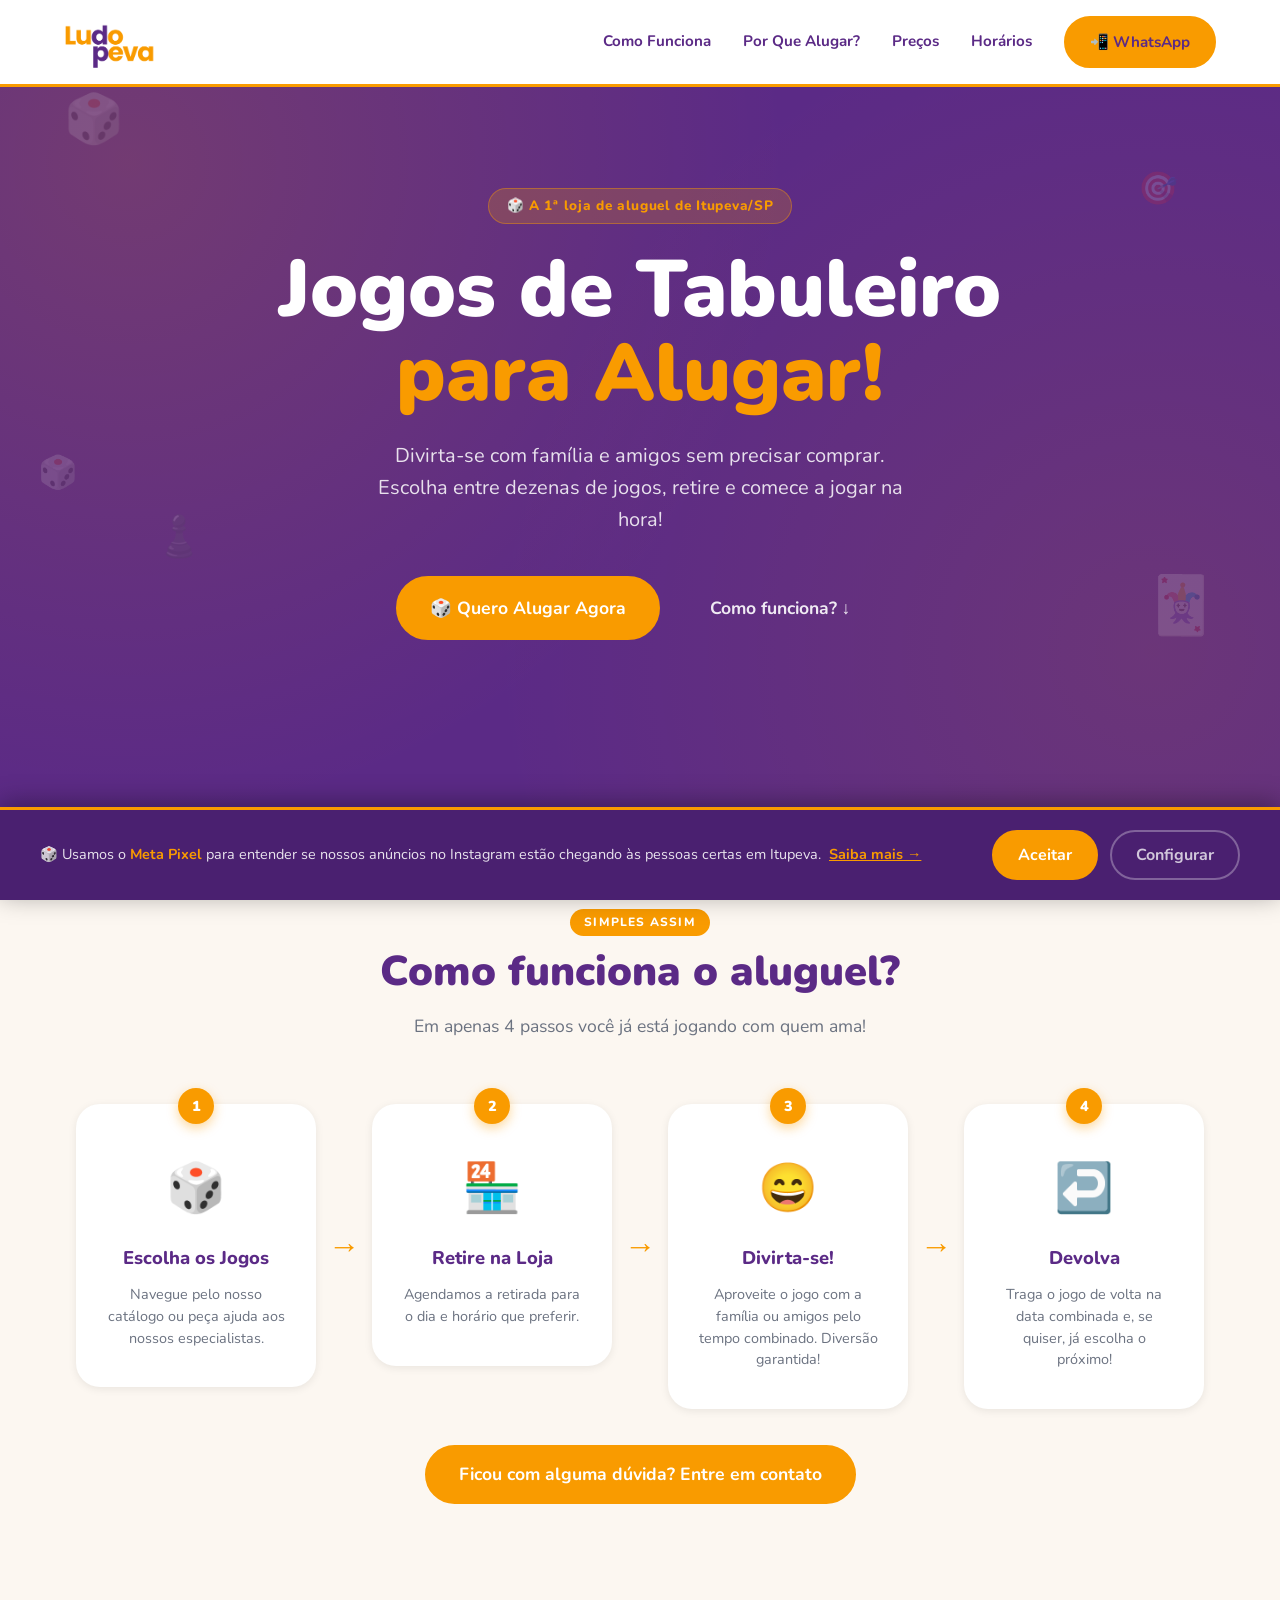
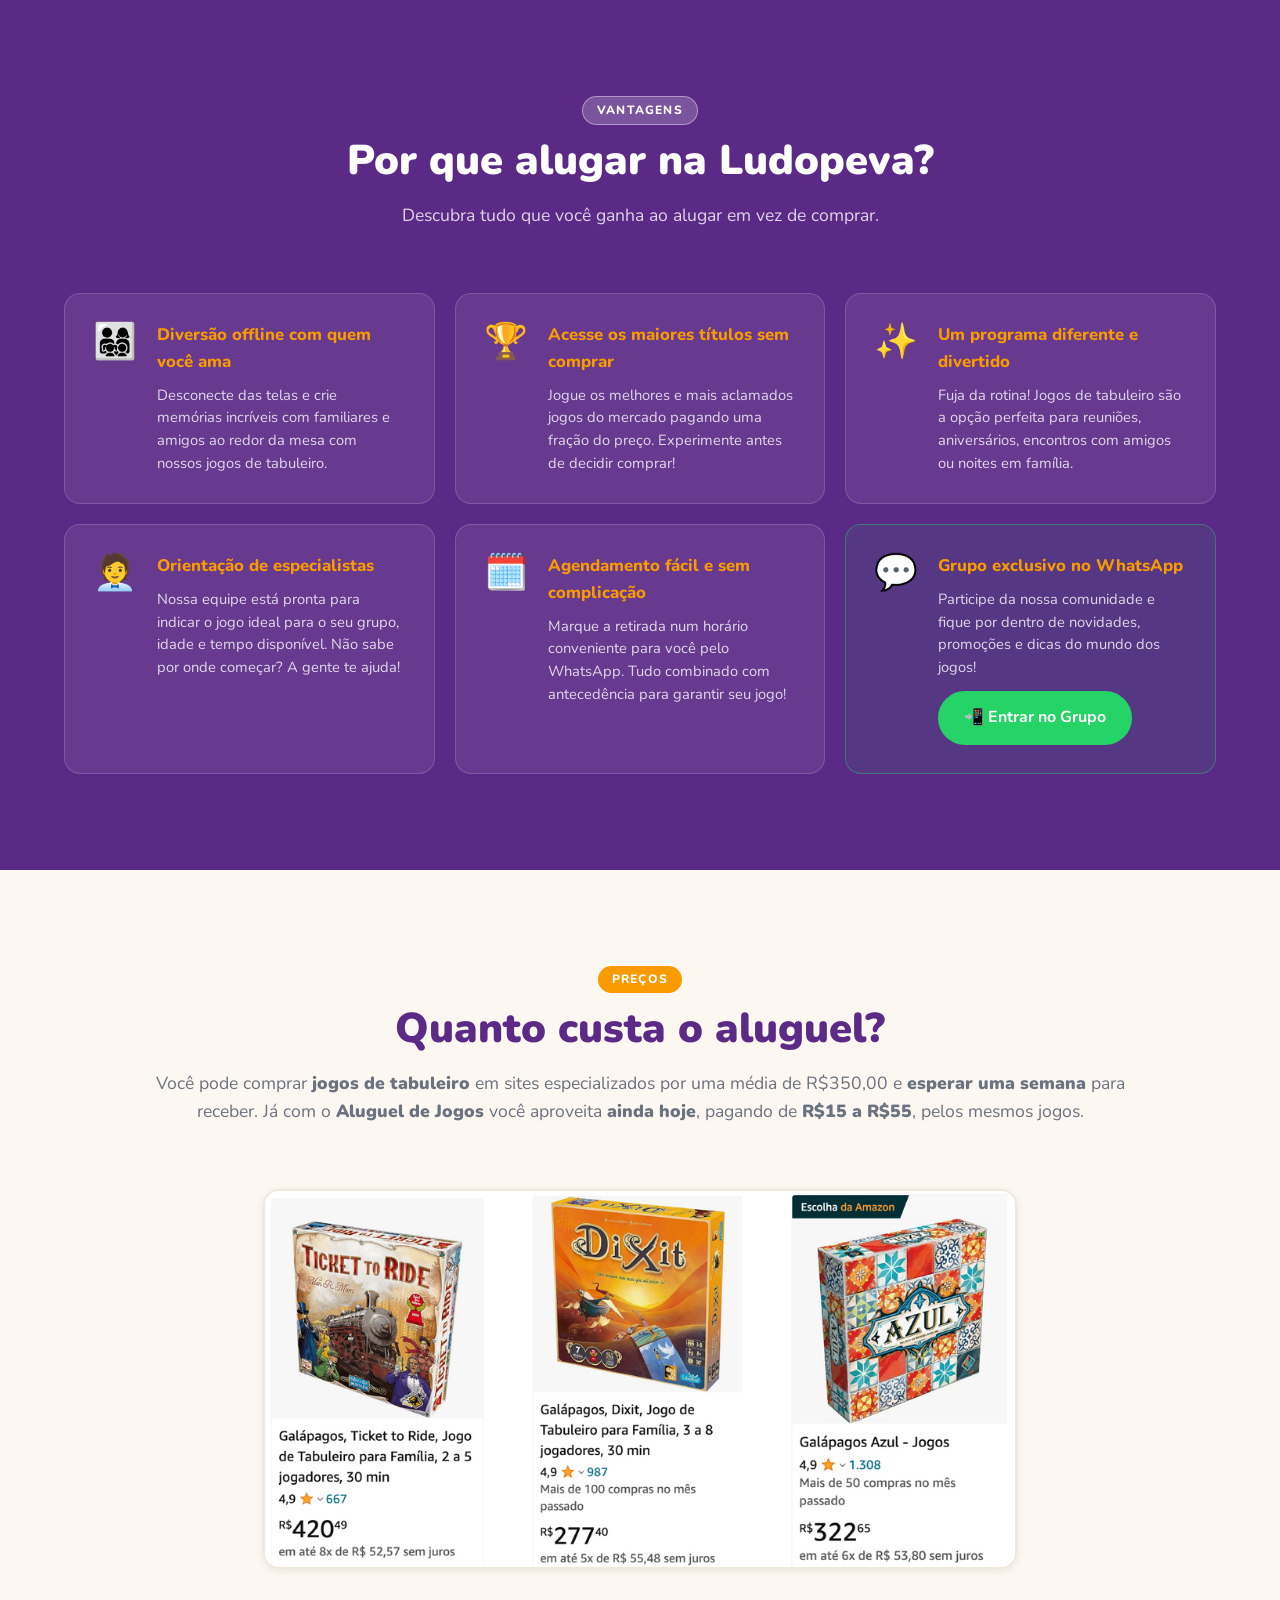
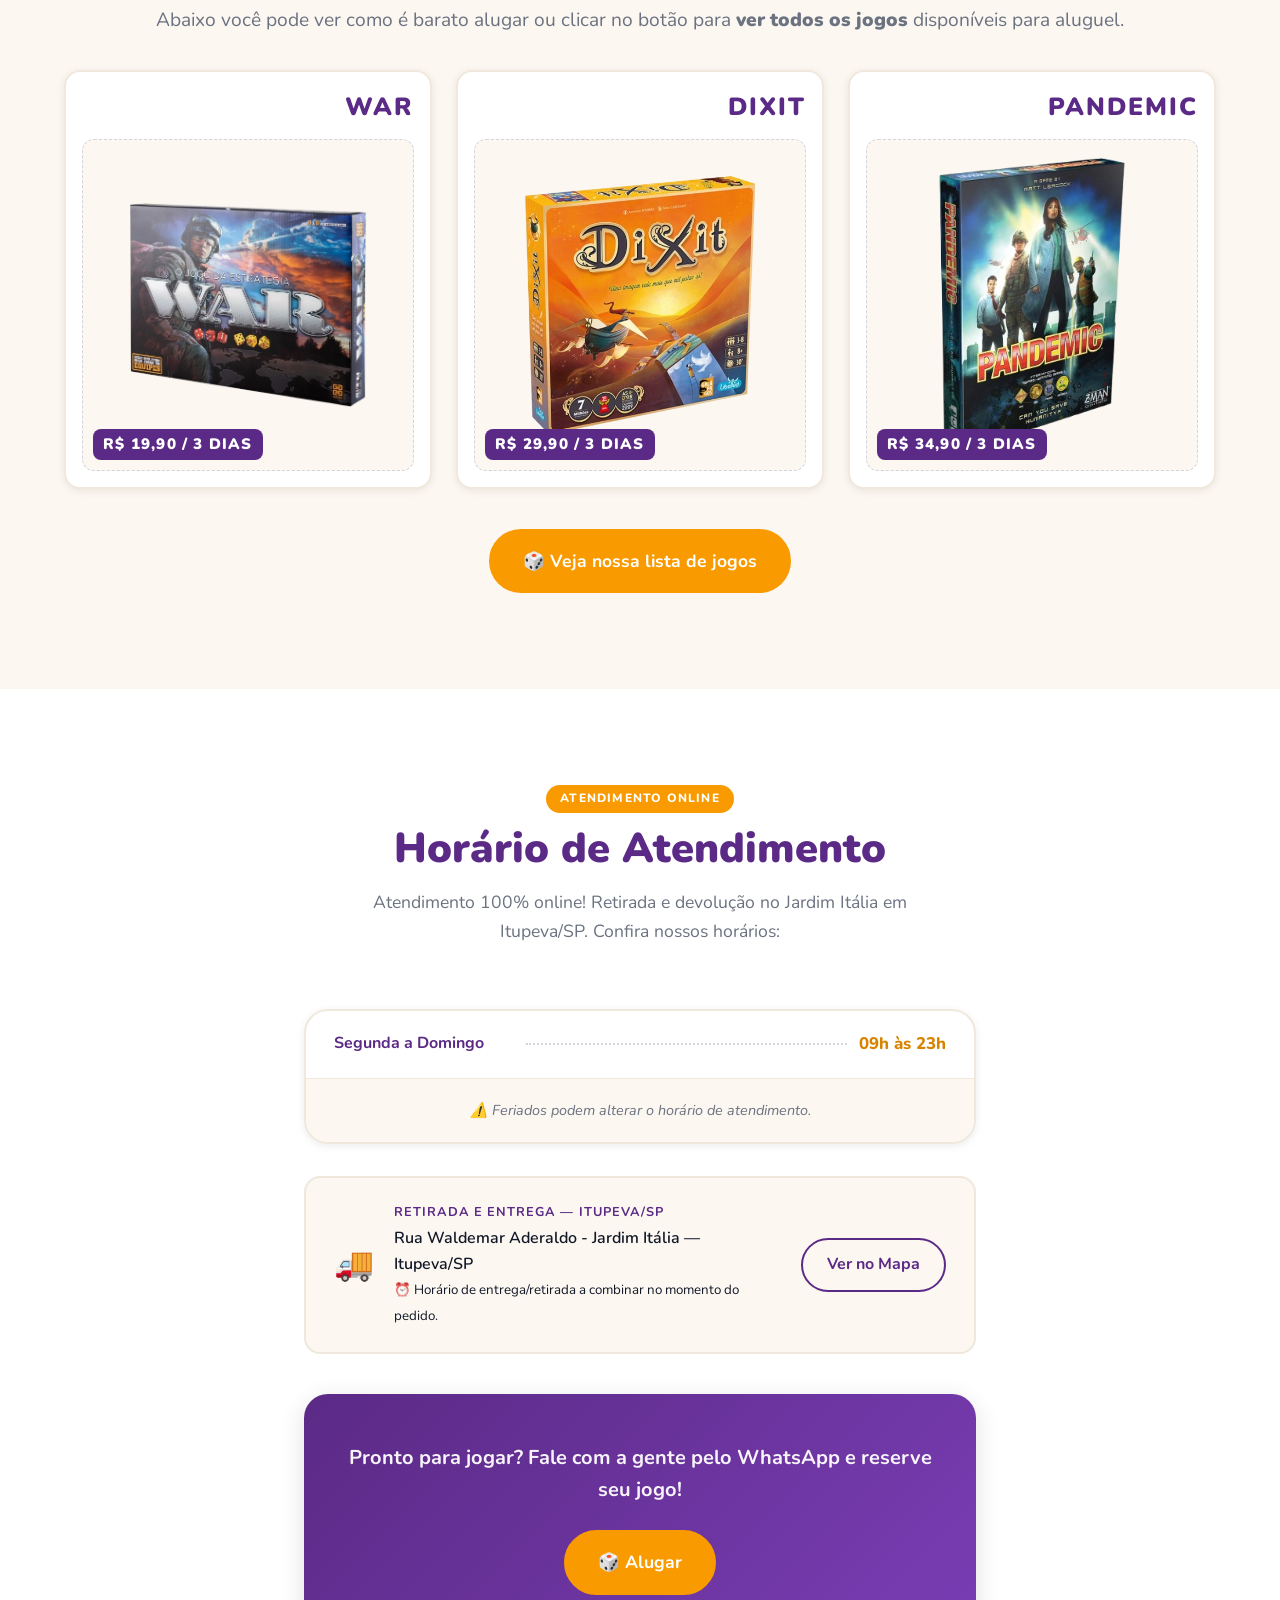
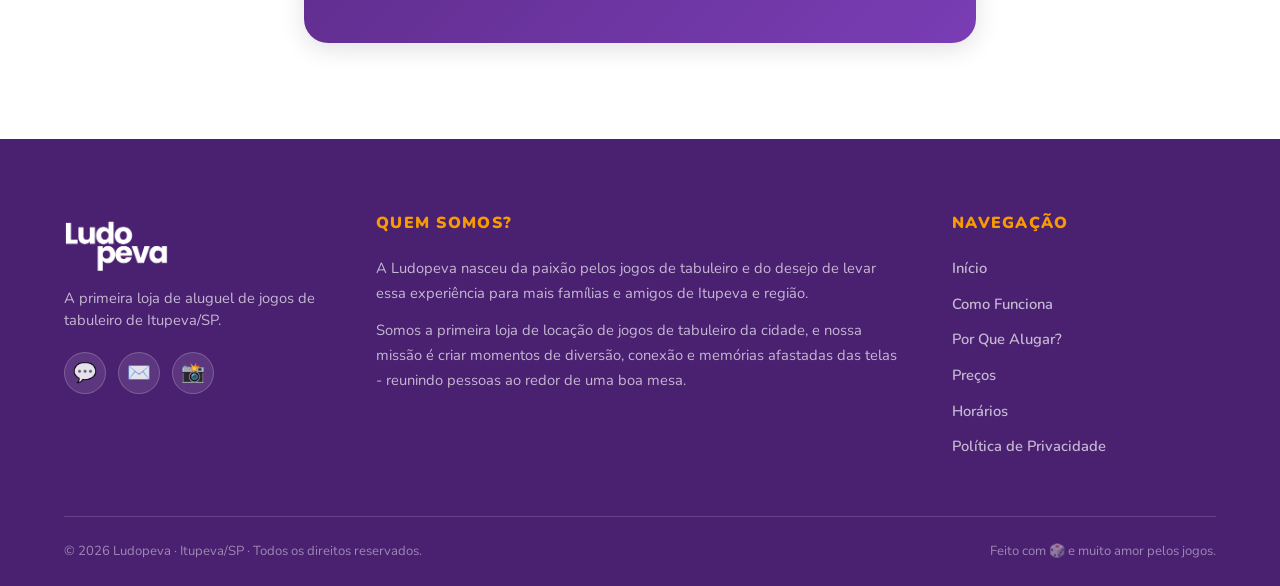
<file: index.html>
<!DOCTYPE html>
<html lang="pt-BR">

<head>
  <meta charset="UTF-8" />
  <meta name="viewport" content="width=device-width, initial-scale=1.0" />
  <meta name="description"
    content="Ludopeva – A primeira loja de aluguel de jogos de tabuleiro de Itupeva/SP. Escolha, retire, divirta-se e devolva!" />
  <meta property="og:type" content="website" />
  <meta property="og:url" content="https://ludopeva.com.br/" />
  <meta property="og:title" content="Ludopeva – Aluguel de Jogos de Tabuleiro" />
  <meta property="og:description"
    content="Divirta-se com jogos de tabuleiro sem precisar comprar. A primeira loja de locação de Itupeva/SP!" />
  <meta property="og:image" content="https://ludopeva.com.br/logo.png" />
  <meta property="og:image:alt" content="Logo Ludopeva" />
  <meta name="twitter:card" content="summary_large_image" />
  <meta name="twitter:image" content="https://ludopeva.com.br/logo.png" />
  <!-- Meta Pixel Code — carrega apenas após consentimento (LGPD) -->
  <script>
    // Stub seguro: enfileira chamadas fbq() sem erros antes do consentimento
    window.fbq = window.fbq || function () {
      (window.fbq.queue = window.fbq.queue || []).push(arguments);
    };

    function loadMetaPixel() {
      if (window._fbqLoaded) return;
      window._fbqLoaded = true;
      !function (f, b, e, v, n, t, s) {
        n = f.fbq = function () {
          n.callMethod ? n.callMethod.apply(n, arguments) : n.queue.push(arguments);
        };
        if (!f._fbq) f._fbq = n;
        n.push = n; n.loaded = !0; n.version = '2.0';
        n.queue = window.fbq.queue || [];
        t = b.createElement(e); t.async = !0;
        t.src = v; s = b.getElementsByTagName(e)[0];
        s.parentNode.insertBefore(t, s);
      }(window, document, 'script', 'https://connect.facebook.net/en_US/fbevents.js');
      fbq('init', '1109927218013653');
      fbq('track', 'PageView');
    }

    // Visita anterior já consentiu — carrega imediatamente, sem mostrar o banner
    if (localStorage.getItem('cookie_consent') === 'granted') {
      loadMetaPixel();
    }
  </script>
  <!-- End Meta Pixel Code -->
  <title>Ludopeva – Aluguel de Jogos de Tabuleiro · Itupeva/SP</title>
  <link rel="preconnect" href="https://fonts.googleapis.com" />
  <link rel="preconnect" href="https://fonts.gstatic.com" crossorigin />
  <link href="https://fonts.googleapis.com/css2?family=Nunito:wght@400;600;700;800;900&display=swap" rel="stylesheet" />
  <link rel="stylesheet" href="style.css" />
</head>

<body>
  <header class="hero" id="inicio">
    <nav class="navbar">
      <div class="container navbar__inner">
        <div class="navbar__logo">
          <img src="logo.png" alt="Ludopeva" class="navbar__logo-img" />
        </div>
        <ul class="navbar__links">
          <li><a href="#como-funciona">Como Funciona</a></li>
          <li><a href="#por-que-alugar">Por Que Alugar?</a></li>
          <li><a href="#categorias">Preços</a></li>
          <li><a href="#horarios">Horários</a></li>
          <li>
            <a href="https://wa.me/5511936181891?text=Gostaria+de+mais+informações+sobre+os+jogos+para+aluguel"
              target="_blank" rel="noopener noreferrer" class="btn btn--outline">📲
              WhatsApp</a>
          </li>
        </ul>
        <button class="navbar__toggle" aria-label="Abrir menu">
          <span></span><span></span><span></span>
        </button>
      </div>
    </nav>

    <div class="hero__content">
      <div class="hero__badge">🎲 A 1ª loja de aluguel de Itupeva/SP</div>
      <h1 class="hero__title">
        Jogos de Tabuleiro<br />
        <span>para Alugar!</span>
      </h1>
      <p class="hero__subtitle">
        Divirta-se com família e amigos sem precisar comprar. Escolha entre
        dezenas de jogos, retire e comece a jogar na hora!
      </p>
      <div class="hero__actions">
        <a href="https://wa.me/5511936181891?text=Gostaria+de+mais+informações+sobre+os+jogos+para+aluguel"
          target="_blank" rel="noopener noreferrer" class="btn btn--primary btn--lg">
          🎲 Quero Alugar Agora
        </a>
        <a href="#como-funciona" class="btn btn--ghost btn--lg">
          Como funciona? ↓
        </a>
      </div>
    </div>

    <div class="hero__dices" aria-hidden="true">
      <span class="dice dice--1">🎲</span>
      <span class="dice dice--2">🎯</span>
      <span class="dice dice--3">♟️</span>
      <span class="dice dice--4">🃏</span>
      <span class="dice dice--5">🎲</span>
    </div>
  </header>

  <section class="section section--light" id="como-funciona">
    <div class="container">
      <div class="section__header">
        <span class="section__tag">Simples assim</span>
        <h2 class="section__title">Como funciona o aluguel?</h2>
        <p class="section__subtitle">
          Em apenas 4 passos você já está jogando com quem ama!
        </p>
      </div>

      <div class="steps">
        <div class="step-card">
          <div class="step-card__number">1</div>
          <div class="step-card__icon">🎲</div>
          <h3 class="step-card__title">Escolha os Jogos</h3>
          <p class="step-card__desc">
            Navegue pelo nosso catálogo ou peça ajuda aos nossos especialistas.
          </p>
        </div>

        <div class="steps__connector" aria-hidden="true">→</div>

        <div class="step-card">
          <div class="step-card__number">2</div>
          <div class="step-card__icon">🏪</div>
          <h3 class="step-card__title">Retire na Loja</h3>
          <p class="step-card__desc">
            Agendamos a retirada para o dia e horário que preferir.
          </p>
        </div>

        <div class="steps__connector" aria-hidden="true">→</div>

        <div class="step-card">
          <div class="step-card__number">3</div>
          <div class="step-card__icon">😄</div>
          <h3 class="step-card__title">Divirta-se!</h3>
          <p class="step-card__desc">
            Aproveite o jogo com a família ou amigos pelo tempo combinado.
            Diversão garantida!
          </p>
        </div>

        <div class="steps__connector" aria-hidden="true">→</div>

        <div class="step-card">
          <div class="step-card__number">4</div>
          <div class="step-card__icon">↩️</div>
          <h3 class="step-card__title">Devolva</h3>
          <p class="step-card__desc">
            Traga o jogo de volta na data combinada e, se quiser, já escolha
            o próximo!
          </p>
        </div>
      </div>

      <div class="how-it-works-cta">
        <a href="https://wa.me/5511936181891?text=Ol%C3%A1%2C%20gostaria%20de%20saber%20mais%20sobre%20aluguel%20de%20jogos."
          target="_blank" rel="noopener noreferrer" class="btn btn--primary btn--lg how-it-works-cta__btn">
          Ficou com alguma dúvida? Entre em contato
        </a>
      </div>
    </div>
  </section>

  <section class="section section--dark" id="por-que-alugar">
    <div class="container">
      <div class="section__header section__header--light">
        <span class="section__tag section__tag--light">Vantagens</span>
        <h2 class="section__title">Por que alugar na Ludopeva?</h2>
        <p class="section__subtitle">
          Descubra tudo que você ganha ao alugar em vez de comprar.
        </p>
      </div>

      <div class="benefits-grid">
        <div class="benefit-card">
          <div class="benefit-card__icon">👨‍👩‍👧‍👦</div>
          <div class="benefit-card__body">
            <h3>Diversão offline com quem você ama</h3>
            <p>
              Desconecte das telas e crie memórias incríveis com familiares e
              amigos ao redor da mesa com nossos jogos de tabuleiro.
            </p>
          </div>
        </div>

        <div class="benefit-card">
          <div class="benefit-card__icon">🏆</div>
          <div class="benefit-card__body">
            <h3>Acesse os maiores títulos sem comprar</h3>
            <p>
              Jogue os melhores e mais aclamados jogos do mercado pagando uma
              fração do preço. Experimente antes de decidir comprar!
            </p>
          </div>
        </div>

        <div class="benefit-card">
          <div class="benefit-card__icon">✨</div>
          <div class="benefit-card__body">
            <h3>Um programa diferente e divertido</h3>
            <p>
              Fuja da rotina! Jogos de tabuleiro são a opção perfeita para
              reuniões, aniversários, encontros com amigos ou noites em
              família.
            </p>
          </div>
        </div>

        <div class="benefit-card">
          <div class="benefit-card__icon">🧑‍💼</div>
          <div class="benefit-card__body">
            <h3>Orientação de especialistas</h3>
            <p>
              Nossa equipe está pronta para indicar o jogo ideal para o seu
              grupo, idade e tempo disponível. Não sabe por onde começar? A
              gente te ajuda!
            </p>
          </div>
        </div>

        <div class="benefit-card">
          <div class="benefit-card__icon">🗓️</div>
          <div class="benefit-card__body">
            <h3>Agendamento fácil e sem complicação</h3>
            <p>
              Marque a retirada num horário conveniente para você pelo
              WhatsApp. Tudo combinado com antecedência para garantir seu jogo!
            </p>
          </div>
        </div>

        <div class="benefit-card benefit-card--whatsapp">
          <div class="benefit-card__icon">💬</div>
          <div class="benefit-card__body">
            <h3>Grupo exclusivo no WhatsApp</h3>
            <p>
              Participe da nossa comunidade e fique por dentro de novidades,
              promoções e dicas do mundo dos jogos!
            </p>
            <a href="https://chat.whatsapp.com/KtrjFOEa83YJlht6HluZ53" target="_blank" rel="noopener noreferrer"
              class="btn btn--whatsapp">
              📲 Entrar no Grupo
            </a>
          </div>
        </div>
      </div>
    </div>
  </section>

  <section class="section section--light" id="categorias">
    <div class="container">
      <div class="section__header">
        <span class="section__tag">Preços</span>
        <h2 class="section__title">Quanto custa o aluguel?</h2>
        <p class="section__subtitle categorias__subtitle">
          Você pode comprar <strong>jogos de tabuleiro</strong> em sites especializados por uma média de
          R$350,00 e <strong>esperar uma semana</strong> para receber. Já com o
          <strong>Aluguel de Jogos</strong> você aproveita <strong>ainda hoje</strong>, pagando de
          <strong>R$15 a R$55</strong>, pelos mesmos jogos.
        </p>
      </div>

      <div class="purchase-grid" aria-label="Referência de preço para compra">
        <img src="img/jogos_valores.png"
          alt="Comparação de valores médios de compra de jogos de tabuleiro"
          class="purchase-grid__image" />
      </div>

      <p class="pricing-note">
        Abaixo você pode ver como é barato alugar ou clicar no botão para <strong>ver todos os jogos</strong>
        disponíveis para aluguel.
      </p>

      <div class="category-showcase">
        <a class="category-showcase-card category-showcase-card--link"
          href="https://ludopeva.lends.com.br/boardgame/war"
          target="_blank" rel="noopener noreferrer" aria-label="Ver detalhes do jogo WAR">
          <h3 class="category-showcase-card__title">WAR</h3>
          <div class="category-showcase-card__box">
            <img src="img/war.png" alt="Jogo de tabuleiro WAR" class="category-showcase-card__image" />
            <p class="category-showcase-card__price">R$ 19,90 / 3 dias</p>
          </div>
        </a>
        <a class="category-showcase-card category-showcase-card--link"
          href="https://ludopeva.lends.com.br/boardgame/dixit"
          target="_blank" rel="noopener noreferrer" aria-label="Ver detalhes do jogo DIXIT">
          <h3 class="category-showcase-card__title">DIXIT</h3>
          <div class="category-showcase-card__box">
            <img src="img/dixit.png" alt="Jogo de tabuleiro DIXIT" class="category-showcase-card__image" />
            <p class="category-showcase-card__price">R$ 29,90 / 3 dias</p>
          </div>
        </a>
        <a class="category-showcase-card category-showcase-card--link category-showcase-card--pandemic"
          href="https://ludopeva.lends.com.br/boardgame/pandemic"
          target="_blank" rel="noopener noreferrer" aria-label="Ver detalhes do jogo PANDEMIC">
          <h3 class="category-showcase-card__title">PANDEMIC</h3>
          <div class="category-showcase-card__box">
            <img src="img/pandemic.png" alt="Jogo de tabuleiro PANDEMIC" class="category-showcase-card__image" />
            <p class="category-showcase-card__price">R$ 34,90 / 3 dias</p>
          </div>
        </a>
      </div>

      <div class="category-cta">
        <a href="https://ludopeva.lends.com.br/"
          target="_blank" rel="noopener noreferrer" class="btn btn--outline btn--lg">
          🎲 Veja nossa lista de jogos
        </a>
      </div>
    </div>
  </section>

  <section class="section section--white" id="horarios">
    <div class="container container--narrow">
      <div class="section__header">
        <span class="section__tag">Atendimento Online</span>
        <h2 class="section__title">Horário de Atendimento</h2>
        <p class="section__subtitle">
          Atendimento 100% online! Retirada e devolução no Jardim Itália em Itupeva/SP. Confira nossos horários:
        </p>
      </div>

      <div class="schedule">
        <div class="schedule__item">
          <span class="schedule__day">Segunda a Domingo</span>
          <span class="schedule__dots"></span>
          <span class="schedule__time">09h às 23h</span>
        </div>
        <div class="schedule__item schedule__item--note">
          <span class="schedule__note">⚠️ Feriados podem alterar o horário de atendimento.</span>
        </div>
      </div>

      <div class="location-card">
        <div class="location-card__icon">🚚</div>
        <div class="location-card__body">
          <strong>Retirada e Entrega — Itupeva/SP</strong>
          <p>Rua Waldemar Aderaldo - Jardim Itália — Itupeva/SP</p>
          <small>⏰ Horário de entrega/retirada a combinar no momento do pedido.</small>
        </div>
        <a href="https://www.google.com/maps/search/?api=1&query=Rua+Waldemar+Aderaldo,+Jardim+Itália,+Itupeva,+SP"
          target="_blank" rel="noopener noreferrer" class="btn btn--secondary">
          Ver no Mapa
        </a>
      </div>

      <div class="cta-banner">
        <p>Pronto para jogar? Fale com a gente pelo WhatsApp e reserve seu jogo!</p>
        <a href="https://wa.me/5511936181891?text=Gostaria+de+mais+informações+sobre+os+jogos+para+aluguel"
          target="_blank" rel="noopener noreferrer" class="btn btn--primary btn--lg">
          🎲 Alugar
        </a>
      </div>
    </div>
  </section>

  <footer class="footer" id="quem-somos">
    <div class="container">
      <div class="footer__grid">
        <div class="footer__brand">
          <img src="logo.png" alt="Ludopeva" class="footer__logo" />
          <p class="footer__tagline">
            A primeira loja de aluguel de jogos de tabuleiro de Itupeva/SP.
          </p>
          <div class="footer__social">
            <a href="https://wa.me/5511936181891?text=Gostaria+de+mais+informações+sobre+os+jogos+para+aluguel"
              target="_blank" rel="noopener noreferrer" aria-label="WhatsApp">💬</a>
            <a href="mailto:contato@ludopeva.com.br" target="_blank" rel="noopener noreferrer" aria-label="Email">✉️</a>
            <a href="https://instagram.com/ludopeva" target="_blank" rel="noopener noreferrer"
              aria-label="Instagram">📸</a>
          </div>
        </div>

        <div class="footer__about">
          <h3 class="footer__section-title">Quem Somos?</h3>
          <p>
            A Ludopeva nasceu da paixão pelos jogos de tabuleiro e do desejo
            de levar essa experiência para mais famílias e amigos de Itupeva e
            região.
          </p>
          <p>
            Somos a primeira loja de locação de jogos de tabuleiro da cidade,
            e nossa missão é criar momentos de diversão, conexão e memórias
            afastadas das telas - reunindo pessoas ao redor de uma boa mesa.
          </p>
        </div>

        <div class="footer__links">
          <h3 class="footer__section-title">Navegação</h3>
          <ul>
            <li><a href="#inicio">Início</a></li>
            <li><a href="#como-funciona">Como Funciona</a></li>
            <li><a href="#por-que-alugar">Por Que Alugar?</a></li>
            <li><a href="#categorias">Preços</a></li>
            <li><a href="#horarios">Horários</a></li>
            <li><a href="politica-de-privacidade.html">Política de Privacidade</a></li>
          </ul>
        </div>
      </div>

      <div class="footer__bottom">
        <p>
          © 2026 Ludopeva · Itupeva/SP · Todos os direitos reservados.
        </p>
        <p>Feito com 🎲 e muito amor pelos jogos.</p>
      </div>
    </div>
  </footer>

  <!-- Banner de Consentimento de Cookies (LGPD) -->
  <div id="cookie-banner" role="dialog" aria-live="polite" aria-label="Aviso de cookies">
    <div class="cookie-banner__content">
      <p class="cookie-banner__text">
        🎲 Usamos o <strong>Meta Pixel</strong> para entender se nossos anúncios no Instagram estão chegando às pessoas
        certas em Itupeva.
        <a href="politica-de-privacidade.html" class="cookie-banner__link">Saiba mais →</a>
      </p>
      <div class="cookie-banner__actions">
        <button id="cookie-accept" class="btn btn--primary">Aceitar</button>
        <button id="cookie-configure" class="btn btn--ghost-dark">Configurar</button>
      </div>
    </div>
  </div>

  <!-- Modal de Configurações de Cookies (LGPD) -->
  <div id="cookie-modal" role="dialog" aria-modal="true" aria-label="Configurações de cookies" hidden>
    <div class="cookie-modal__backdrop"></div>
    <div class="cookie-modal__card">
      <button class="cookie-modal__close" aria-label="Fechar configurações">✕</button>
      <h2 class="cookie-modal__title">🎲 Configurações de Cookies</h2>
      <p class="cookie-modal__description">
        Escolha quais cookies você aceita. Cookies essenciais não podem ser desativados pois são necessários para o
        funcionamento básico do site.
      </p>

      <ul class="cookie-modal__list">
        <li class="cookie-modal__item">
          <div class="cookie-modal__item-info">
            <strong>Cookies Essenciais</strong>
            <span>Necessários para o funcionamento do site. Não coletam dados pessoais.</span>
          </div>
          <span class="cookie-modal__toggle cookie-modal__toggle--locked" aria-label="Sempre ativo">Sempre ativo</span>
        </li>
        <li class="cookie-modal__item">
          <div class="cookie-modal__item-info">
            <strong>Meta Pixel (Marketing)</strong>
            <span>Usado para medir se nossos anúncios no Instagram chegam às pessoas certas em Itupeva. <a
                href="politica-de-privacidade.html" class="cookie-modal__link">Saiba mais →</a></span>
          </div>
          <label class="cookie-modal__toggle-wrap">
            <input type="checkbox" id="cookie-toggle-marketing" checked>
            <span class="cookie-modal__slider" role="switch" aria-checked="true"></span>
          </label>
        </li>
      </ul>

      <div class="cookie-modal__actions">
        <button id="cookie-reject-all" class="btn btn--ghost-dark">Recusar todos</button>
        <button id="cookie-save" class="btn btn--primary">Salvar preferências</button>
      </div>
    </div>
  </div>

  <script src="script.js"></script>
</body>

</html>
</file>
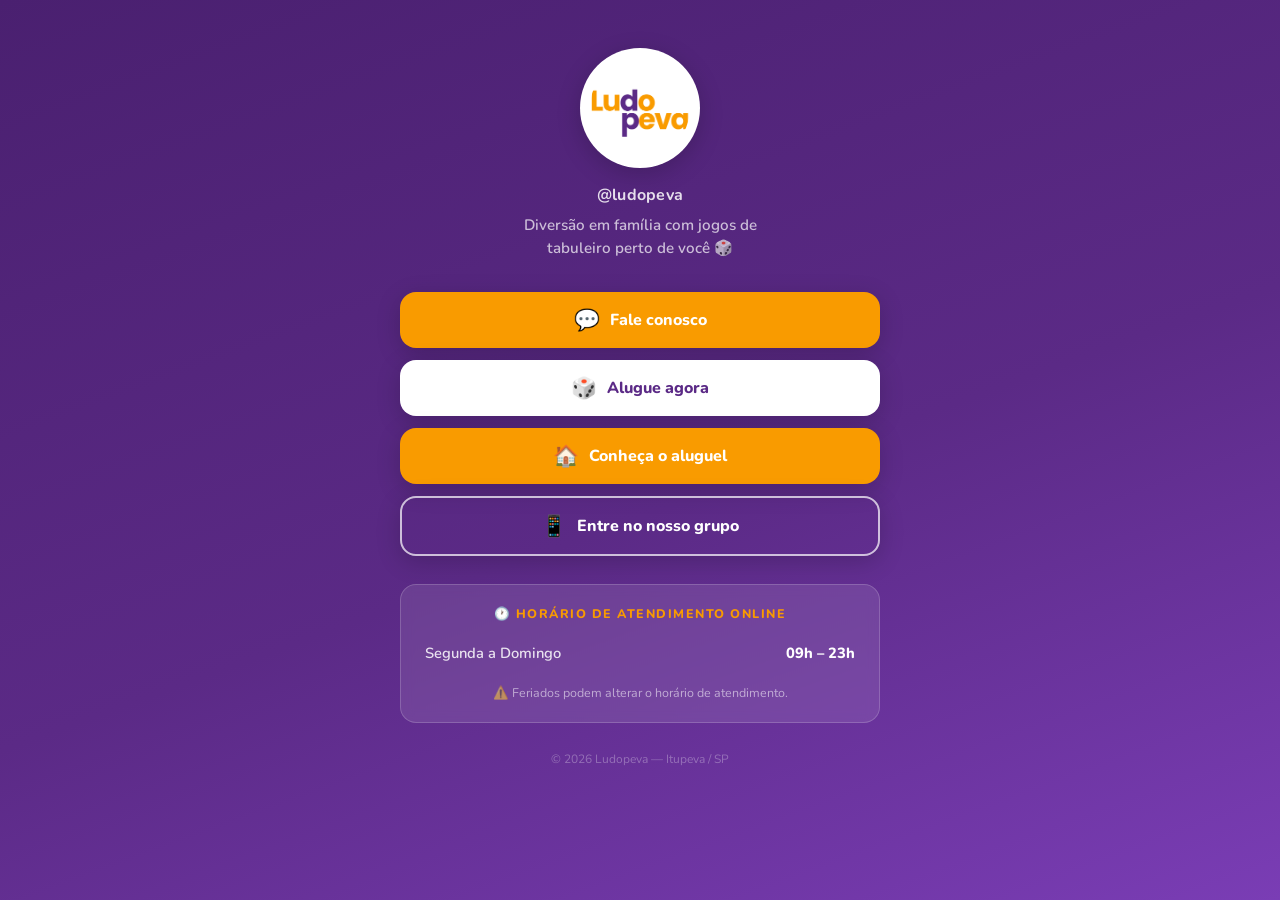
<file: links/index.html>
<!DOCTYPE html>
<html lang="pt-BR">

<head>
  <meta charset="UTF-8" />
  <meta name="viewport" content="width=device-width, initial-scale=1.0" />
  <title>Ludopeva — Links</title>

  <!-- SEO / Social preview -->
  <meta name="description" content="Aluguel de jogos de tabuleiro em Itupeva/SP. Acesse nossos links." />
  <meta property="og:title" content="Ludopeva — Links" />
  <meta property="og:description" content="Aluguel de jogos de tabuleiro em Itupeva/SP." />
  <meta property="og:image" content="https://ludopeva.com.br/logo.png" />
  <meta property="og:url" content="https://ludopeva.com.br/links/" />

  <!-- Meta Pixel Code — carrega apenas após consentimento (LGPD) -->
  <script>
    // Stub seguro: enfileira chamadas fbq() sem erros antes do consentimento
    window.fbq = window.fbq || function () {
      (window.fbq.queue = window.fbq.queue || []).push(arguments);
    };

    function loadMetaPixel() {
      if (window._fbqLoaded) return;
      window._fbqLoaded = true;
      !function (f, b, e, v, n, t, s) {
        n = f.fbq = function () {
          n.callMethod ? n.callMethod.apply(n, arguments) : n.queue.push(arguments);
        };
        if (!f._fbq) f._fbq = n;
        n.push = n; n.loaded = !0; n.version = '2.0';
        n.queue = window.fbq.queue || [];
        t = b.createElement(e); t.async = !0;
        t.src = v; s = b.getElementsByTagName(e)[0];
        s.parentNode.insertBefore(t, s);
      }(window, document, 'script', 'https://connect.facebook.net/en_US/fbevents.js');
      fbq('init', '1109927218013653');
      fbq('track', 'PageView');
    }

    // Visita anterior já consentiu — carrega imediatamente, sem mostrar o banner
    if (localStorage.getItem('cookie_consent') === 'granted') {
      loadMetaPixel();
    }
  </script>
  <!-- End Meta Pixel Code -->

  <!-- Fonte Nunito (mesma da marca) -->
  <link rel="preconnect" href="https://fonts.googleapis.com" />
  <link rel="preconnect" href="https://fonts.gstatic.com" crossorigin />
  <link href="https://fonts.googleapis.com/css2?family=Nunito:wght@400;600;700;800;900&display=swap" rel="stylesheet" />

  <style>
    /* ── Reset mínimo ── */
    *,
    *::before,
    *::after {
      box-sizing: border-box;
      margin: 0;
      padding: 0;
    }

    /* ── Tokens de marca ── */
    :root {
      --purple: #5B2A86;
      --purple-dk: #4a2070;
      --purple-lt: #7a3db5;
      --orange: #F99B00;
      --white: #FFFFFF;
      --radius: 16px;
      --shadow: 0 6px 24px rgba(0, 0, 0, .18);
    }

    /* ── Base ── */
    body {
      font-family: 'Nunito', sans-serif;
      min-height: 100dvh;
      background: linear-gradient(160deg, var(--purple-dk) 0%, var(--purple) 55%, var(--purple-lt) 100%);
      display: flex;
      align-items: flex-start;
      justify-content: center;
      padding: 48px 16px 56px;
    }

    /* ── Card central ── */
    .card {
      width: 100%;
      max-width: 480px;
      display: flex;
      flex-direction: column;
      align-items: center;
    }

    /* ── Logo ── */
    .card__logo {
      width: 120px;
      height: 120px;
      object-fit: contain;
      border-radius: 50%;
      background: var(--white);
      padding: 10px;
      box-shadow: var(--shadow);
      margin-bottom: 16px;
    }

    /* ── Handle Instagram ── */
    .card__handle {
      font-size: 1rem;
      font-weight: 700;
      color: var(--white);
      text-decoration: none;
      letter-spacing: .02em;
      margin-bottom: 8px;
      opacity: .85;
      transition: opacity .2s;
    }

    .card__handle:hover {
      opacity: 1;
      text-decoration: underline;
    }

    /* ── Slogan ── */
    .card__slogan {
      font-size: .95rem;
      font-weight: 600;
      color: rgba(255, 255, 255, .7);
      text-align: center;
      line-height: 1.5;
      margin-bottom: 32px;
      max-width: 280px;
    }

    /* ── Grupo de botões ── */
    .links {
      width: 100%;
      display: flex;
      flex-direction: column;
      gap: 12px;
      margin-bottom: 28px;
    }

    /* ── Botão base ── */
    .btn {
      display: flex;
      align-items: center;
      justify-content: center;
      gap: 10px;
      width: 100%;
      min-height: 56px;
      padding: 14px 20px;
      border-radius: var(--radius);
      font-family: 'Nunito', sans-serif;
      font-size: 1rem;
      font-weight: 800;
      text-decoration: none;
      color: var(--white);
      box-shadow: var(--shadow);
      transition: transform .15s ease, box-shadow .15s ease, filter .15s ease;
      -webkit-tap-highlight-color: transparent;
    }

    .btn:active {
      transform: scale(0.97);
      box-shadow: 0 2px 8px rgba(0, 0, 0, .18);
    }

    @media (hover: hover) {
      .btn:hover {
        filter: brightness(1.08);
        transform: translateY(-2px);
      }
    }

    .btn__icon {
      font-size: 1.3rem;
      flex-shrink: 0;
    }

    /* ── Variantes de cor ── */
    .btn--purple {
      background: var(--white);
      color: var(--purple);
    }

    .btn--outline {
      background: transparent;
      border: 2px solid rgba(255, 255, 255, .7);
      color: var(--white);
    }

    .btn--orange {
      background: var(--orange);
    }

    /* ── Seção de horário ── */
    .schedule {
      width: 100%;
      background: rgba(255, 255, 255, .10);
      border: 1px solid rgba(255, 255, 255, .18);
      border-radius: var(--radius);
      padding: 20px 24px;
      backdrop-filter: blur(6px);
      -webkit-backdrop-filter: blur(6px);
    }

    .schedule__title {
      font-size: .78rem;
      font-weight: 800;
      text-transform: uppercase;
      letter-spacing: .12em;
      color: var(--orange);
      margin-bottom: 14px;
      text-align: center;
    }

    .schedule__row {
      display: flex;
      justify-content: space-between;
      align-items: center;
      padding: 7px 0;
      font-size: .92rem;
      color: rgba(255, 255, 255, .85);
    }

    .schedule__row+.schedule__row {
      border-top: 1px solid rgba(255, 255, 255, .1);
    }

    .schedule__day {
      font-weight: 600;
    }

    .schedule__time {
      font-weight: 800;
      color: var(--white);
    }

    .schedule__note {
      margin-top: 14px;
      font-size: .78rem;
      color: rgba(255, 255, 255, .55);
      text-align: center;
      line-height: 1.45;
    }

    /* ── Rodapé sutil ── */
    .footer {
      margin-top: 28px;
      font-size: .75rem;
      color: rgba(255, 255, 255, .3);
      text-align: center;
    }

    /* ── Banner de cookies (LGPD) ── */
    #cookie-banner {
      display: none;
      position: fixed;
      bottom: 0;
      left: 0;
      right: 0;
      z-index: 9999;
      background: var(--purple-dk);
      border-top: 3px solid var(--orange);
      box-shadow: 0 -4px 24px rgba(0, 0, 0, .35);
      padding: 20px 24px;
    }

    #cookie-banner.is-visible {
      display: block;
    }

    .cookie-banner__content {
      max-width: 480px;
      margin: 0 auto;
      display: flex;
      align-items: center;
      gap: 24px;
      flex-wrap: wrap;
    }

    .cookie-banner__text {
      flex: 1;
      min-width: 220px;
      font-size: .88rem;
      color: rgba(255, 255, 255, .88);
      line-height: 1.6;
    }

    .cookie-banner__text strong {
      color: var(--orange);
    }

    .cookie-banner__link {
      color: var(--orange);
      font-weight: 700;
      text-decoration: underline;
      white-space: nowrap;
      margin-left: 4px;
    }

    .cookie-banner__actions {
      display: flex;
      gap: 12px;
      flex-shrink: 0;
    }

    .cb-btn {
      display: inline-flex;
      align-items: center;
      justify-content: center;
      padding: 10px 22px;
      border-radius: 50px;
      font-family: 'Nunito', sans-serif;
      font-size: .95rem;
      font-weight: 800;
      cursor: pointer;
      border: none;
      transition: filter .15s, opacity .15s;
      white-space: nowrap;
    }

    .cb-btn--accept {
      background: var(--orange);
      color: var(--white);
    }

    .cb-btn--reject {
      background: transparent;
      color: rgba(255, 255, 255, .75);
      border: 2px solid rgba(255, 255, 255, .3);
    }

    .cb-btn:hover {
      filter: brightness(1.1);
    }

    @media (max-width: 480px) {
      .cookie-banner__content {
        flex-direction: column;
        align-items: flex-start;
        gap: 14px;
      }

      .cookie-banner__actions {
        width: 100%;
      }

      .cb-btn {
        flex: 1;
      }
    }
  </style>
</head>

<body>
  <div class="card">

    <!-- Logo -->
    <img src="../logo.png" alt="Logo Ludopeva" class="card__logo" />

    <!-- Instagram -->
    <a href="https://www.instagram.com/ludopeva" target="_blank" rel="noopener noreferrer"
      class="card__handle">@ludopeva</a>

    <!-- Slogan -->
    <p class="card__slogan">
      Diversão em família com jogos de tabuleiro perto de você 🎲
    </p>

    <!-- Botões -->
    <div class="links">
      <!-- <a href="https://ludopeva.com.br/cardapio-evento.html" target="_blank" rel="noopener noreferrer"
        class="btn btn--purple">
        <span class="btn__icon">🎲</span>
        Cardápio de Jogos | 3º Encontro Ludopeva de Jogos de Tabuleiro.
      </a>
      <a href="https://ludopeva.rejoy.com.br/events/3o-encontro-ludopeva-de-jogos-de-tabuleiro" target="_blank"
        rel="noopener noreferrer" class="btn btn--purple">
        <span class="btn__icon">🎟️</span>
        3º Encontro Ludopeva de Jogos de Tabuleiro. Garanta seu lugar!
      </a> -->

      <a href="https://wa.me/5511936181891" target="_blank" rel="noopener noreferrer" class="btn btn--orange">
        <span class="btn__icon">💬</span>
        Fale conosco
      </a>

      <a href="https://ludopeva.rejoy.com.br" target="_blank" rel="noopener noreferrer" class="btn btn--purple">
        <span class="btn__icon">🎲</span>
        Alugue agora
      </a>

      <a href="https://ludopeva.com.br" target="_blank" rel="noopener noreferrer" class="btn btn--orange">
        <span class="btn__icon">🏠</span>
        Conheça o aluguel
      </a>



      <a href="https://chat.whatsapp.com/KtrjFOEa83YJlht6HluZ53" target="_blank" rel="noopener noreferrer"
        class="btn btn--outline">
        <span class="btn__icon">📱</span>
        Entre no nosso grupo
      </a>

    </div>

    <!-- Horário de atendimento -->
    <div class="schedule">
      <p class="schedule__title">🕐 Horário de atendimento online</p>

      <div class="schedule__row">
        <span class="schedule__day">Segunda a Domingo</span>
        <span class="schedule__time">09h – 23h</span>
      </div>

      <p class="schedule__note">
        ⚠️ Feriados podem alterar o horário de atendimento.
      </p>
    </div>

    <!-- Rodapé -->
    <p class="footer">© 2026 Ludopeva — Itupeva / SP</p>

  </div>

  <!-- Banner de Consentimento de Cookies (LGPD) -->
  <div id="cookie-banner" role="dialog" aria-live="polite" aria-label="Aviso de cookies">
    <div class="cookie-banner__content">
      <p class="cookie-banner__text">
        🎲 Usamos o <strong>Meta Pixel</strong> para entender se nossos anúncios no Instagram estão chegando às pessoas
        certas em Itupeva.
        <a href="../politica-de-privacidade.html" class="cookie-banner__link">Saiba mais →</a>
      </p>
      <div class="cookie-banner__actions">
        <button id="cookie-accept" class="cb-btn cb-btn--accept">Aceitar</button>
        <button id="cookie-reject" class="cb-btn cb-btn--reject">Recusar</button>
      </div>
    </div>
  </div>

  <script>
    (function initCookieConsent() {
      const banner = document.getElementById('cookie-banner');
      const btnAccept = document.getElementById('cookie-accept');
      const btnReject = document.getElementById('cookie-reject');

      if (!banner) return;

      const consent = localStorage.getItem('cookie_consent');
      if (consent === 'granted' || consent === 'denied') return;

      let shown = false;

      function showBanner() {
        if (shown) return;
        shown = true;
        banner.classList.add('is-visible');
        window.removeEventListener('scroll', onScroll);
        clearTimeout(timer);
      }

      function onScroll() {
        if (window.scrollY >= 200) showBanner();
      }

      const timer = setTimeout(showBanner, 4000);
      window.addEventListener('scroll', onScroll, { passive: true });

      btnAccept.addEventListener('click', () => {
        localStorage.setItem('cookie_consent', 'granted');
        banner.classList.remove('is-visible');
        if (typeof loadMetaPixel === 'function') loadMetaPixel();
      });

      btnReject.addEventListener('click', () => {
        localStorage.setItem('cookie_consent', 'denied');
        banner.classList.remove('is-visible');
      });
    })();
  </script>

</body>

</html>
</file>
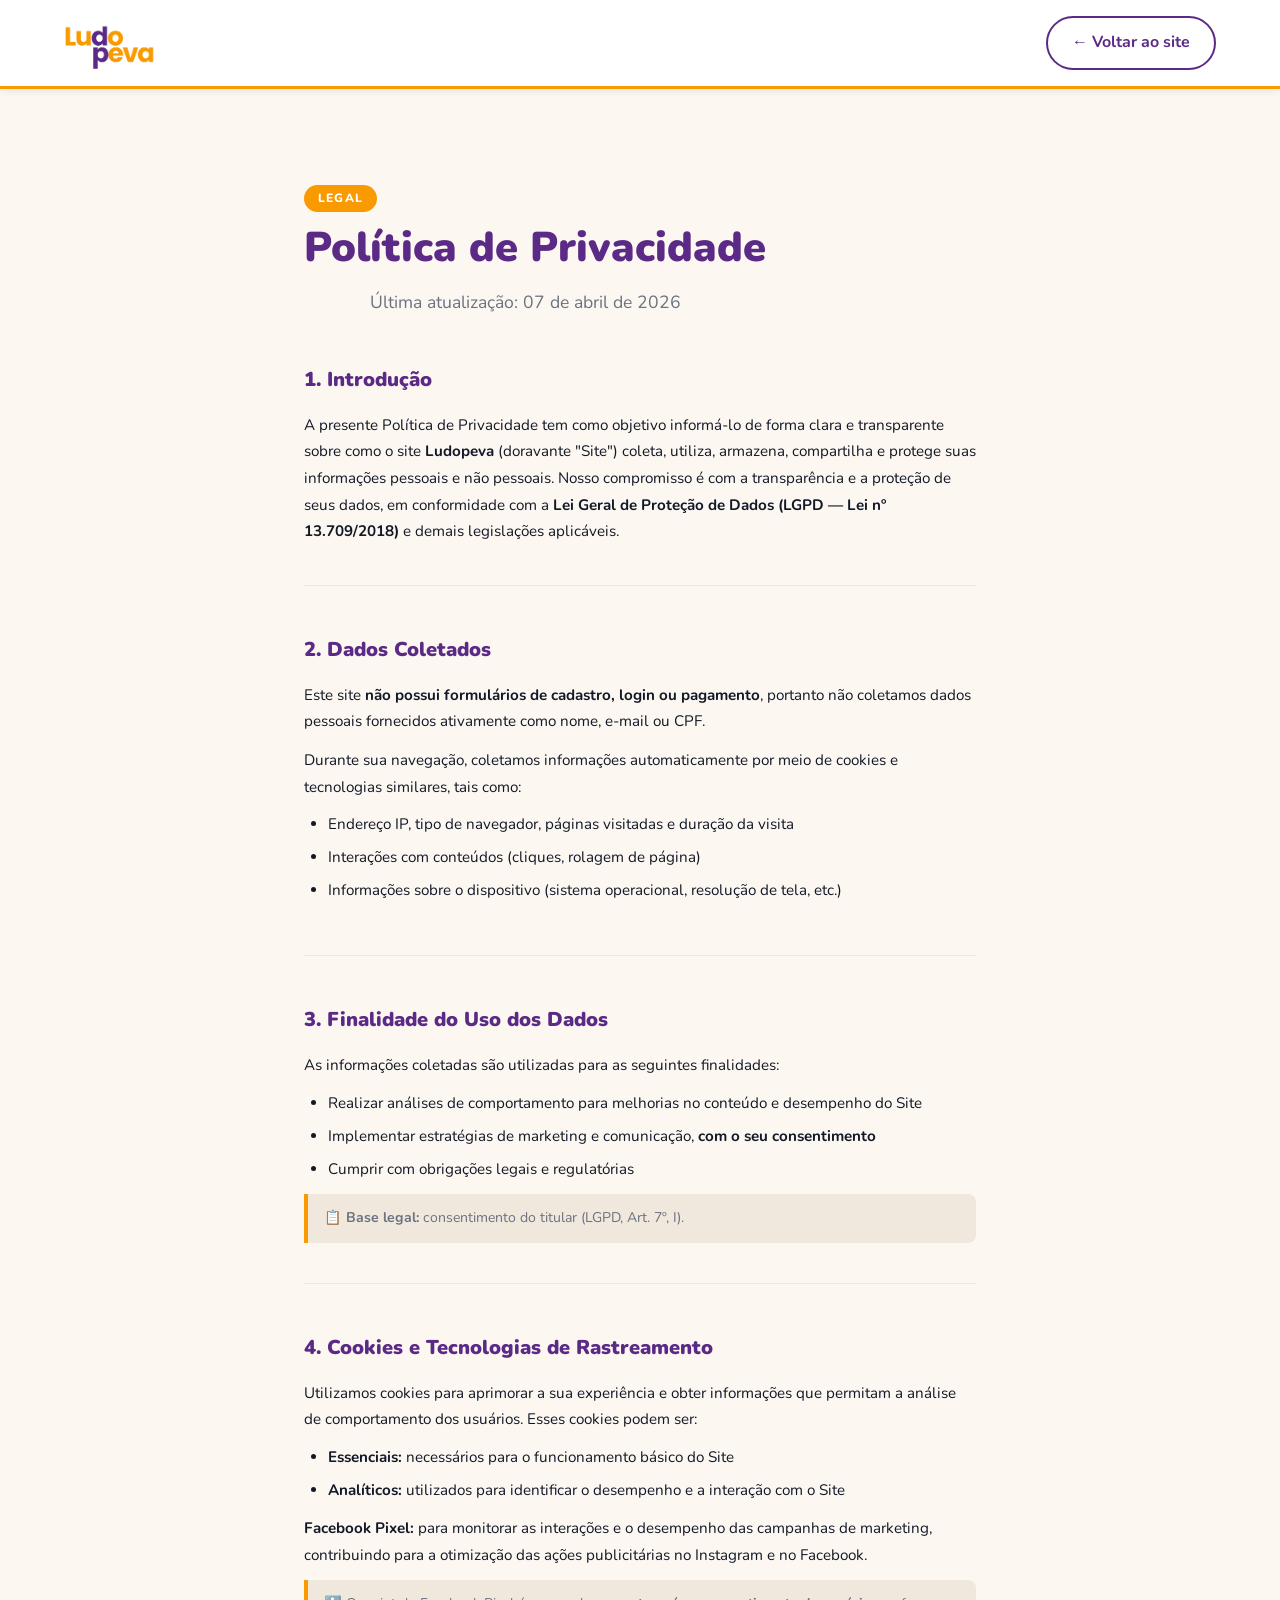
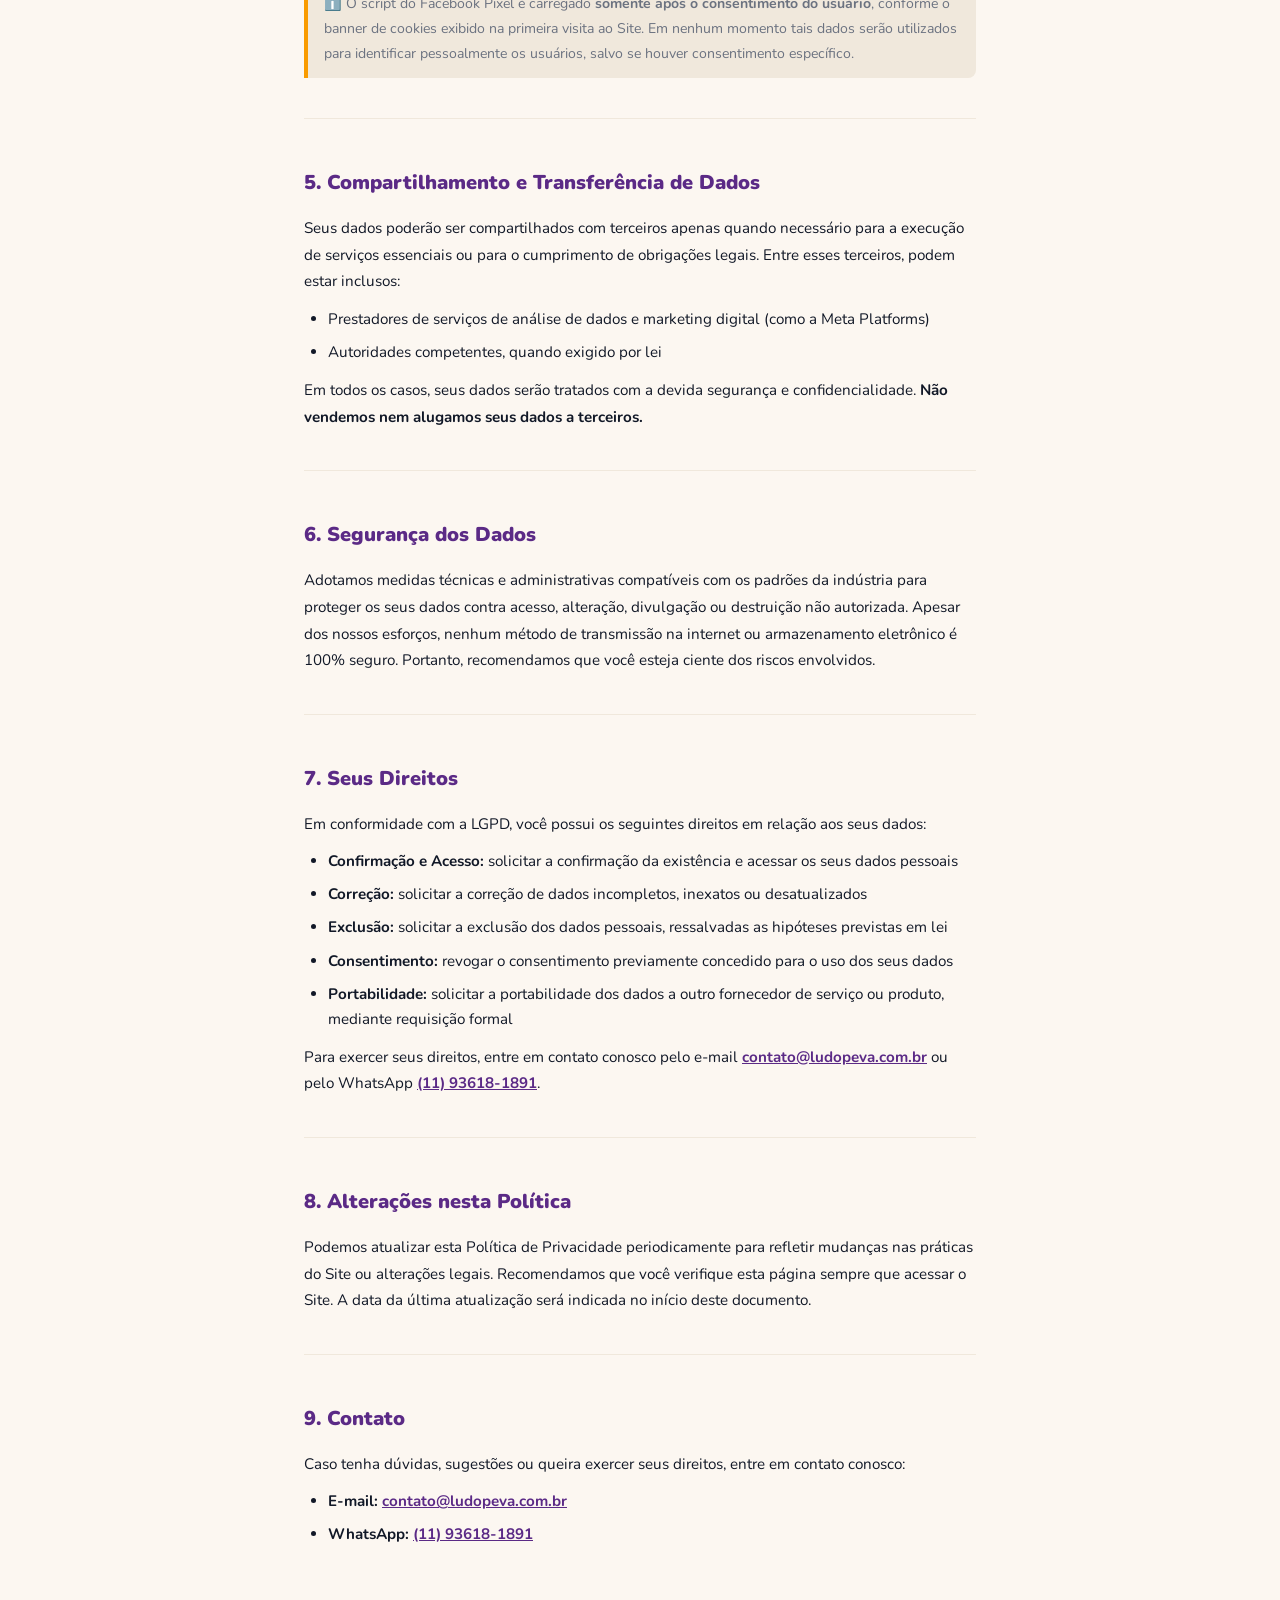
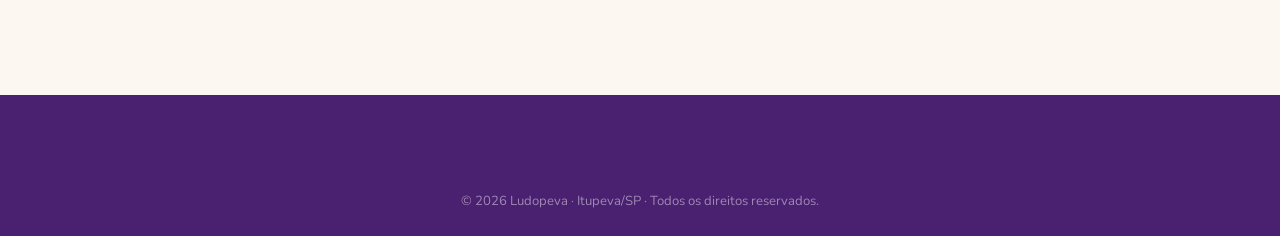
<file: politica-de-privacidade.html>
<!DOCTYPE html>
<html lang="pt-BR">

<head>
  <meta charset="UTF-8" />
  <meta name="viewport" content="width=device-width, initial-scale=1.0" />
  <meta name="description" content="Política de Privacidade da Ludopeva — como coletamos e usamos seus dados, conforme a LGPD." />
  <meta property="og:type" content="website" />
  <meta property="og:url" content="https://ludopeva.com.br/politica-de-privacidade.html" />
  <meta property="og:title" content="Política de Privacidade · Ludopeva" />
  <meta property="og:description" content="Política de Privacidade da Ludopeva — como coletamos e usamos seus dados, conforme a LGPD." />
  <meta property="og:image" content="https://ludopeva.com.br/logo.png" />
  <meta property="og:image:alt" content="Logo Ludopeva" />
  <meta name="twitter:card" content="summary_large_image" />
  <meta name="twitter:image" content="https://ludopeva.com.br/logo.png" />
  <title>Política de Privacidade · Ludopeva</title>
  <link rel="preconnect" href="https://fonts.googleapis.com" />
  <link rel="preconnect" href="https://fonts.gstatic.com" crossorigin />
  <link href="https://fonts.googleapis.com/css2?family=Nunito:wght@400;600;700;800;900&display=swap" rel="stylesheet" />
  <link rel="stylesheet" href="style.css" />
</head>

<body>

  <!-- Navbar simplificada -->
  <nav class="navbar">
    <div class="container navbar__inner">
      <a href="index.html" class="navbar__logo">
        <img src="logo.png" alt="Ludopeva" class="navbar__logo-img" />
      </a>
      <a href="index.html" class="btn btn--secondary">← Voltar ao site</a>
    </div>
  </nav>

  <!-- Conteúdo principal -->
  <main class="section section--light" style="min-height: calc(100vh - 200px);">
    <div class="container container--narrow">

      <div class="section__header" style="text-align:left; margin-bottom: 48px;">
        <span class="section__tag">Legal</span>
        <h1 class="section__title">Política de Privacidade</h1>
        <p class="section__subtitle" style="text-align:left;">
          Última atualização: 07 de abril de 2026
        </p>
      </div>

      <!-- 1. Introdução -->
      <section class="privacy-section">
        <h2>1. Introdução</h2>
        <p>
          A presente Política de Privacidade tem como objetivo informá-lo de forma clara e transparente
          sobre como o site <strong>Ludopeva</strong> (doravante "Site") coleta, utiliza, armazena,
          compartilha e protege suas informações pessoais e não pessoais. Nosso compromisso é com a
          transparência e a proteção de seus dados, em conformidade com a
          <strong>Lei Geral de Proteção de Dados (LGPD — Lei nº 13.709/2018)</strong> e demais
          legislações aplicáveis.
        </p>
      </section>

      <!-- 2. Dados Coletados -->
      <section class="privacy-section">
        <h2>2. Dados Coletados</h2>
        <p>
          Este site <strong>não possui formulários de cadastro, login ou pagamento</strong>, portanto
          não coletamos dados pessoais fornecidos ativamente como nome, e-mail ou CPF.
        </p>
        <p>
          Durante sua navegação, coletamos informações automaticamente por meio de cookies e
          tecnologias similares, tais como:
        </p>
        <ul>
          <li>Endereço IP, tipo de navegador, páginas visitadas e duração da visita</li>
          <li>Interações com conteúdos (cliques, rolagem de página)</li>
          <li>Informações sobre o dispositivo (sistema operacional, resolução de tela, etc.)</li>
        </ul>
      </section>

      <!-- 3. Finalidade do Uso dos Dados -->
      <section class="privacy-section">
        <h2>3. Finalidade do Uso dos Dados</h2>
        <p>As informações coletadas são utilizadas para as seguintes finalidades:</p>
        <ul>
          <li>Realizar análises de comportamento para melhorias no conteúdo e desempenho do Site</li>
          <li>Implementar estratégias de marketing e comunicação, <strong>com o seu consentimento</strong></li>
          <li>Cumprir com obrigações legais e regulatórias</li>
        </ul>
        <p class="privacy-note">
          📋 <strong>Base legal:</strong> consentimento do titular (LGPD, Art. 7º, I).
        </p>
      </section>

      <!-- 4. Cookies e Tecnologias de Rastreamento -->
      <section class="privacy-section">
        <h2>4. Cookies e Tecnologias de Rastreamento</h2>
        <p>
          Utilizamos cookies para aprimorar a sua experiência e obter informações que permitam a
          análise de comportamento dos usuários. Esses cookies podem ser:
        </p>
        <ul>
          <li><strong>Essenciais:</strong> necessários para o funcionamento básico do Site</li>
          <li><strong>Analíticos:</strong> utilizados para identificar o desempenho e a interação com o Site</li>
        </ul>
        <p><strong>Facebook Pixel:</strong> para monitorar as interações e o desempenho das campanhas
          de marketing, contribuindo para a otimização das ações publicitárias no Instagram e no Facebook.
        </p>
        <p class="privacy-note">
          ℹ️ O script do Facebook Pixel é carregado <strong>somente após o consentimento do usuário</strong>,
          conforme o banner de cookies exibido na primeira visita ao Site. Em nenhum momento tais dados
          serão utilizados para identificar pessoalmente os usuários, salvo se houver consentimento específico.
        </p>
      </section>

      <!-- 5. Compartilhamento e Transferência de Dados -->
      <section class="privacy-section">
        <h2>5. Compartilhamento e Transferência de Dados</h2>
        <p>
          Seus dados poderão ser compartilhados com terceiros apenas quando necessário para a execução
          de serviços essenciais ou para o cumprimento de obrigações legais. Entre esses terceiros,
          podem estar inclusos:
        </p>
        <ul>
          <li>Prestadores de serviços de análise de dados e marketing digital (como a Meta Platforms)</li>
          <li>Autoridades competentes, quando exigido por lei</li>
        </ul>
        <p>Em todos os casos, seus dados serão tratados com a devida segurança e confidencialidade.
          <strong>Não vendemos nem alugamos seus dados a terceiros.</strong>
        </p>
      </section>

      <!-- 6. Segurança dos Dados -->
      <section class="privacy-section">
        <h2>6. Segurança dos Dados</h2>
        <p>
          Adotamos medidas técnicas e administrativas compatíveis com os padrões da indústria para
          proteger os seus dados contra acesso, alteração, divulgação ou destruição não autorizada.
          Apesar dos nossos esforços, nenhum método de transmissão na internet ou armazenamento
          eletrônico é 100% seguro. Portanto, recomendamos que você esteja ciente dos riscos envolvidos.
        </p>
      </section>

      <!-- 7. Seus Direitos -->
      <section class="privacy-section">
        <h2>7. Seus Direitos</h2>
        <p>
          Em conformidade com a LGPD, você possui os seguintes direitos em relação aos seus dados:
        </p>
        <ul>
          <li><strong>Confirmação e Acesso:</strong> solicitar a confirmação da existência e acessar os seus dados pessoais</li>
          <li><strong>Correção:</strong> solicitar a correção de dados incompletos, inexatos ou desatualizados</li>
          <li><strong>Exclusão:</strong> solicitar a exclusão dos dados pessoais, ressalvadas as hipóteses previstas em lei</li>
          <li><strong>Consentimento:</strong> revogar o consentimento previamente concedido para o uso dos seus dados</li>
          <li><strong>Portabilidade:</strong> solicitar a portabilidade dos dados a outro fornecedor de serviço ou produto, mediante requisição formal</li>
        </ul>
        <p>
          Para exercer seus direitos, entre em contato conosco pelo e-mail
          <a href="mailto:contato@ludopeva.com.br">contato@ludopeva.com.br</a>
          ou pelo WhatsApp <a href="https://wa.me/5511936181891" target="_blank" rel="noopener noreferrer">(11) 93618-1891</a>.
        </p>
      </section>

      <!-- 8. Alterações nesta Política -->
      <section class="privacy-section">
        <h2>8. Alterações nesta Política</h2>
        <p>
          Podemos atualizar esta Política de Privacidade periodicamente para refletir mudanças nas
          práticas do Site ou alterações legais. Recomendamos que você verifique esta página sempre
          que acessar o Site. A data da última atualização será indicada no início deste documento.
        </p>
      </section>

      <!-- 9. Contato -->
      <section class="privacy-section">
        <h2>9. Contato</h2>
        <p>Caso tenha dúvidas, sugestões ou queira exercer seus direitos, entre em contato conosco:</p>
        <ul>
          <li><strong>E-mail:</strong> <a href="mailto:contato@ludopeva.com.br">contato@ludopeva.com.br</a></li>
          <li><strong>WhatsApp:</strong> <a href="https://wa.me/5511936181891" target="_blank" rel="noopener noreferrer">(11) 93618-1891</a></li>
        </ul>
      </section>

    </div>
  </main>

  <!-- Rodapé simplificado -->
  <footer class="footer">
    <div class="container">
      <div class="footer__bottom" style="justify-content: center;">
        <p>© 2026 Ludopeva · Itupeva/SP · Todos os direitos reservados.</p>
      </div>
    </div>
  </footer>

</body>

</html>
</file>
<file: style.css>
*, *::before, *::after {
  box-sizing: border-box;
  margin: 0;
  padding: 0;
}

:root {
  --orange:    #F99B00;
  --orange-dk: #d98400;
  --purple:    #5B2A86;
  --purple-dk: #4a2070;
  --purple-lt: #7a3db5;
  --cream:     #FCF7F1;
  --cream-dk:  #f0e8dc;
  --white:     #FFFFFF;
  --gray-100:  #f8f8f8;
  --gray-300:  #d1d5db;
  --gray-600:  #6b7280;
  --gray-900:  #111827;

  --font-base: 'Nunito', sans-serif;
  --radius-sm: 8px;
  --radius-md: 16px;
  --radius-lg: 24px;
  --radius-xl: 32px;

  --shadow-sm: 0 2px 8px rgba(0,0,0,.08);
  --shadow-md: 0 6px 24px rgba(0,0,0,.12);
  --shadow-lg: 0 16px 48px rgba(0,0,0,.16);

  --cat-ferro:  #6b7280;
  --cat-bronze: #b45309;
  --cat-prata:  #94a3b8;
  --cat-ouro:   #f0a500;

  --transition: all .25s ease;
  --max-width: 1200px;
  --section-pad: 96px 24px;
}

html {
  scroll-behavior: smooth;
  font-size: 16px;
}

body {
  font-family: var(--font-base);
  color: var(--gray-900);
  background: var(--white);
  line-height: 1.6;
  overflow-x: hidden;
}

img { max-width: 100%; display: block; }
a   { text-decoration: none; color: inherit; }
ul  { list-style: none; }

.container {
  max-width: var(--max-width);
  margin: 0 auto;
  padding: 0 24px;
}

.container--narrow {
  max-width: 720px;
}

.btn {
  display: inline-flex;
  align-items: center;
  gap: 8px;
  padding: 12px 24px;
  border-radius: 50px;
  font-family: var(--font-base);
  font-size: 1rem;
  font-weight: 700;
  cursor: pointer;
  border: 2px solid transparent;
  transition: var(--transition);
  white-space: nowrap;
}

.btn--lg   { padding: 16px 32px; font-size: 1.1rem; }
.btn--full { width: 100%; justify-content: center; }

.btn--primary {
  background: var(--orange);
  color: var(--white);
  border-color: var(--orange);
}
.btn--primary:hover {
  background: var(--orange-dk);
  border-color: var(--orange-dk);
  transform: translateY(-2px);
  box-shadow: 0 8px 20px rgba(249,155,0,.4);
}

.btn--secondary {
  background: transparent;
  color: var(--purple);
  border-color: var(--purple);
}
.btn--secondary:hover {
  background: var(--purple);
  color: var(--white);
  transform: translateY(-2px);
}

.btn--outline {
  background: var(--orange);
  color: var(--white);
  border-color: var(--orange);
}
.btn--outline:hover {
  background: var(--orange-dk);
  border-color: var(--orange-dk);
  transform: translateY(-2px);
  box-shadow: 0 8px 20px rgba(249,155,0,.35);
}

.btn--ghost {
  background: transparent;
  color: var(--white);
  border-color: transparent;
  opacity: .9;
}
.btn--ghost:hover {
  opacity: 1;
  border-color: rgba(255,255,255,.5);
}

.btn--whatsapp {
  background: #25D366;
  color: var(--white);
  border-color: #25D366;
  margin-top: 12px;
}
.btn--whatsapp:hover {
  background: #1da851;
  border-color: #1da851;
  transform: translateY(-2px);
}

.section {
  padding: var(--section-pad);
}

.section--light { background: var(--cream); }
.section--white { background: var(--white); }
.section--dark  { background: var(--purple); color: var(--white); }

.section__header {
  text-align: center;
  margin-bottom: 64px;
  width: 100%;
}

.section__header--light .section__subtitle {
  color: rgba(255,255,255,.8);
}

.section__cta {
  display: flex;
  justify-content: center;
  margin-top: 48px;
}

.section__tag {
  display: inline-block;
  background: var(--orange);
  color: var(--white);
  font-size: .75rem;
  font-weight: 800;
  letter-spacing: .1em;
  text-transform: uppercase;
  padding: 4px 14px;
  border-radius: 50px;
  margin-bottom: 12px;
}

.section__tag--light {
  background: rgba(255,255,255,.2);
  color: var(--white);
  border: 1px solid rgba(255,255,255,.4);
}

.section__title {
  font-size: clamp(1.8rem, 4vw, 2.6rem);
  font-weight: 900;
  line-height: 1.15;
  margin-bottom: 16px;
  color: var(--purple);
}

.section--dark .section__title {
  color: var(--white);
}

.section__subtitle {
  font-size: 1.1rem;
  color: var(--gray-600);
  max-width: 540px;
  margin: 0 auto;
}

.navbar {
  position: relative;
  z-index: 10;
  background: var(--white);
  border-bottom: 3px solid var(--orange);
  box-shadow: var(--shadow-sm);
}

.navbar__inner {
  display: flex;
  flex-direction: row;
  align-items: center;
  justify-content: space-between;
  gap: 48px;
  padding-top: 16px;
  padding-bottom: 16px;
}

.navbar__logo {
  flex-shrink: 0;
}

.navbar__logo-img {
  height: 52px;
  width: auto;
}

.navbar__links {
  display: flex;
  align-items: center;
  gap: 32px;
}

.navbar__links a {
  color: var(--purple);
  font-weight: 700;
  font-size: .95rem;
  transition: var(--transition);
}

.navbar__links a:hover {
  color: var(--orange);
}

.navbar__toggle {
  display: none;
  flex-direction: column;
  gap: 5px;
  background: none;
  border: none;
  cursor: pointer;
  padding: 4px;
}

.navbar__toggle span {
  display: block;
  width: 24px;
  height: 2px;
  background: var(--purple);
  border-radius: 2px;
  transition: var(--transition);
}

.hero {
  background: var(--purple);
  min-height: calc(100vh - 87px);
  display: flex;
  flex-direction: column;
  position: relative;
  overflow: hidden;
}

.hero::before {
  content: '';
  position: absolute;
  inset: 0;
  background:
    radial-gradient(circle at 10% 20%, rgba(249,155,0,.15) 0%, transparent 50%),
    radial-gradient(circle at 90% 80%, rgba(249,155,0,.10) 0%, transparent 50%);
  pointer-events: none;
}

.hero__content {
  flex: 1;
  display: flex;
  flex-direction: column;
  align-items: center;
  justify-content: center;
  text-align: center;
  padding: 48px 24px 80px;
  position: relative;
  z-index: 2;
}

.hero__badge {
  display: inline-block;
  background: rgba(249,155,0,.2);
  border: 1px solid rgba(249,155,0,.4);
  color: var(--orange);
  font-size: .85rem;
  font-weight: 800;
  letter-spacing: .05em;
  padding: 6px 18px;
  border-radius: 50px;
  margin-bottom: 24px;
  animation: fadeDown .6s ease both;
}

.hero__title {
  font-size: clamp(2.4rem, 7vw, 5rem);
  font-weight: 900;
  line-height: 1.05;
  color: var(--white);
  margin-bottom: 24px;
  animation: fadeDown .6s .1s ease both;
}

.hero__title span {
  color: var(--orange);
}

.hero__subtitle {
  font-size: clamp(1rem, 2.5vw, 1.25rem);
  color: rgba(255,255,255,.85);
  max-width: 560px;
  margin-bottom: 40px;
  animation: fadeDown .6s .2s ease both;
}

.hero__actions {
  display: flex;
  flex-wrap: wrap;
  gap: 16px;
  justify-content: center;
  margin-bottom: 40px;
  animation: fadeDown .6s .3s ease both;
}

.hero__chips {
  display: flex;
  flex-wrap: wrap;
  gap: 12px;
  justify-content: center;
  animation: fadeDown .6s .4s ease both;
}

.hero__chips span {
  background: rgba(255,255,255,.1);
  border: 1px solid rgba(255,255,255,.2);
  color: rgba(255,255,255,.9);
  font-size: .85rem;
  font-weight: 700;
  padding: 6px 16px;
  border-radius: 50px;
}

.hero__dices {
  position: absolute;
  inset: 0;
  pointer-events: none;
  z-index: 1;
}

.dice {
  position: absolute;
  font-size: 2.5rem;
  opacity: .15;
  animation: float linear infinite;
}

.dice--1 { top: 10%; left:  5%; font-size: 3rem;   animation-duration: 14s; animation-delay: 0s; }
.dice--2 { top: 20%; right: 8%; font-size: 2rem;   animation-duration: 18s; animation-delay: 2s; }
.dice--3 { bottom: 30%; left: 12%; font-size: 2.5rem; animation-duration: 12s; animation-delay: 4s; }
.dice--4 { bottom: 20%; right: 5%; font-size: 3.5rem; animation-duration: 16s; animation-delay: 1s; }
.dice--5 { top: 55%; left: 3%;   font-size: 2rem;   animation-duration: 20s; animation-delay: 3s; }

.steps {
  display: flex;
  align-items: flex-start;
  gap: 12px;
  flex-wrap: wrap;
  justify-content: center;
}

.steps__connector {
  font-size: 2rem;
  color: var(--orange);
  font-weight: 900;
  align-self: center;
  margin-top: -20px;
  flex-shrink: 0;
}

.step-card {
  background: var(--white);
  border-radius: var(--radius-lg);
  padding: 36px 28px;
  text-align: center;
  flex: 1;
  min-width: 200px;
  max-width: 240px;
  box-shadow: var(--shadow-sm);
  border: 2px solid transparent;
  transition: var(--transition);
  position: relative;
}

.step-card:hover {
  border-color: var(--orange);
  box-shadow: var(--shadow-md);
  transform: translateY(-6px);
}

.step-card__number {
  position: absolute;
  top: -18px;
  left: 50%;
  transform: translateX(-50%);
  width: 36px;
  height: 36px;
  background: var(--orange);
  color: var(--white);
  font-size: .9rem;
  font-weight: 900;
  border-radius: 50%;
  display: flex;
  align-items: center;
  justify-content: center;
  box-shadow: 0 4px 12px rgba(249,155,0,.4);
}

.step-card__icon {
  font-size: 3rem;
  margin-bottom: 16px;
  margin-top: 8px;
}

.step-card__title {
  font-size: 1.15rem;
  font-weight: 800;
  color: var(--purple);
  margin-bottom: 12px;
}

.step-card__desc {
  font-size: .9rem;
  color: var(--gray-600);
  line-height: 1.5;
}

.how-it-works-cta {
  margin-top: 36px;
  text-align: center;
}

.how-it-works-cta__btn {
  white-space: normal;
  text-align: center;
  line-height: 1.3;
}

.benefits-grid {
  display: grid;
  grid-template-columns: repeat(auto-fit, minmax(300px, 1fr));
  gap: 20px;
}

.benefit-card {
  display: flex;
  gap: 20px;
  background: rgba(255,255,255,.08);
  border: 1px solid rgba(255,255,255,.15);
  border-radius: var(--radius-md);
  padding: 28px;
  transition: var(--transition);
}

.benefit-card:hover {
  background: rgba(255,255,255,.14);
  border-color: rgba(249,155,0,.5);
  transform: translateY(-4px);
}

.benefit-card--whatsapp {
  border-color: rgba(37,211,102,.4);
  background: rgba(37,211,102,.08);
}

.benefit-card__icon {
  font-size: 2.2rem;
  flex-shrink: 0;
  line-height: 1;
  margin-top: 2px;
}

.benefit-card__body h3 {
  font-size: 1.05rem;
  font-weight: 800;
  color: var(--orange);
  margin-bottom: 8px;
}

.benefit-card__body p {
  font-size: .92rem;
  color: rgba(255,255,255,.8);
  line-height: 1.55;
}

.purchase-grid {
  display: flex;
  justify-content: center;
  margin: 0 auto 36px;
}

.purchase-grid__image {
  width: auto;
  height: auto;
  max-height: 380px;
  border-radius: var(--radius-md);
  border: 2px solid var(--cream-dk);
  box-shadow: var(--shadow-sm);
  max-width: 100%;
}

.pricing-note {
  text-align: center;
  max-width: 820px;
  margin: 0 auto 34px;
  font-size: 1.2rem;
  color: var(--gray-900);
}

#categorias .categorias__subtitle {
  max-width: 980px;
  line-height: 1.6;
  color: var(--gray-600);
}

#categorias .categorias__subtitle strong,
#categorias .pricing-note strong {
  font-weight: 900;
}

#categorias .pricing-note {
  max-width: 980px;
  color: var(--gray-600);
}

.category-showcase {
  display: grid;
  grid-template-columns: repeat(3, minmax(0, 1fr));
  grid-auto-rows: 1fr;
  gap: 24px;
  margin-bottom: 40px;
  align-items: stretch;
}

.category-showcase-card {
  background: var(--white);
  border: 2px solid var(--cream-dk);
  border-radius: var(--radius-md);
  padding: 16px;
  box-shadow: var(--shadow-sm);
  display: flex;
  flex-direction: column;
  height: 100%;
}

.category-showcase-card--link {
  display: flex;
  flex-direction: column;
  height: 100%;
  transition: var(--transition);
}

.category-showcase-card--link:hover {
  transform: translateY(-4px);
  box-shadow: var(--shadow-md);
}

.category-showcase-card__title {
  text-align: right;
  color: var(--purple);
  font-size: 1.55rem;
  font-weight: 900;
  letter-spacing: .08em;
  margin-bottom: 12px;
}

.category-showcase-card__box {
  display: grid;
  place-items: center;
  height: 260px;
  background: var(--cream);
  border: 1px dashed var(--gray-300);
  border-radius: 12px;
  color: var(--gray-600);
  font-size: .95rem;
  font-weight: 700;
  text-transform: uppercase;
  letter-spacing: .08em;
  padding: 18px;
  text-align: center;
  position: relative;
  overflow: hidden;
  flex: 1;
}

.category-showcase-card__image {
  width: 100%;
  height: 100%;
  object-fit: contain;
  padding: 10px;
}

.category-showcase-card--pandemic .category-showcase-card__image {
  object-fit: cover;
  object-position: center;
  padding: 0;
}

.category-showcase-card__price {
  position: absolute;
  left: 10px;
  bottom: 10px;
  background: var(--purple);
  color: var(--white);
  border-radius: var(--radius-sm);
  padding: 8px 10px;
  font-size: .95rem;
  font-weight: 900;
  text-transform: uppercase;
  line-height: 1;
  z-index: 2;
}

.category-cta {
  text-align: center;
}

.schedule {
  background: var(--white);
  border-radius: var(--radius-lg);
  border: 2px solid var(--cream-dk);
  overflow: hidden;
  margin-bottom: 32px;
  box-shadow: var(--shadow-sm);
}

.schedule__item {
  display: flex;
  align-items: center;
  padding: 20px 28px;
  gap: 12px;
  border-bottom: 1px solid var(--cream-dk);
  transition: var(--transition);
}

.schedule__item:last-child {
  border-bottom: none;
}

.schedule__item:hover {
  background: var(--cream);
}

.schedule__day {
  font-weight: 700;
  font-size: 1rem;
  color: var(--purple);
  min-width: 180px;
}

.schedule__dots {
  flex: 1;
  border-bottom: 2px dotted var(--gray-300);
}

.schedule__time {
  font-weight: 800;
  font-size: 1.05rem;
  color: var(--orange-dk);
}

.schedule__time--closed {
  color: var(--gray-600);
  font-weight: 700;
}

.schedule__item--note {
  background: var(--cream);
  justify-content: center;
}

.schedule__item--note:hover {
  background: var(--cream-dk);
}

.schedule__note {
  font-size: 0.9rem;
  color: var(--gray-600);
  font-style: italic;
}


.location-card {
  display: flex;
  align-items: center;
  gap: 20px;
  background: var(--cream);
  border-radius: var(--radius-md);
  padding: 24px 28px;
  margin-bottom: 40px;
  border: 2px solid var(--cream-dk);
}

.location-card__icon {
  font-size: 2rem;
  flex-shrink: 0;
}

.location-card__body {
  flex: 1;
}

.location-card__body strong {
  display: block;
  color: var(--purple);
  font-size: .8rem;
  letter-spacing: .08em;
  text-transform: uppercase;
  margin-bottom: 4px;
}

.location-card__body p {
  color: var(--gray-900);
  font-weight: 600;
}

.cta-banner {
  background: linear-gradient(135deg, var(--purple) 0%, var(--purple-lt) 100%);
  border-radius: var(--radius-lg);
  padding: 48px 32px;
  text-align: center;
  color: var(--white);
  box-shadow: var(--shadow-md);
}

.cta-banner p {
  font-size: 1.25rem;
  font-weight: 700;
  margin-bottom: 24px;
  opacity: .95;
}

.footer {
  background: var(--purple-dk);
  color: rgba(255,255,255,.85);
  padding: 72px 24px 0;
}

.footer__grid {
  display: grid;
  grid-template-columns: 1fr 2fr 1fr;
  gap: 48px;
  padding-bottom: 56px;
  border-bottom: 1px solid rgba(255,255,255,.15);
}

.footer__logo {
  height: 60px;
  width: auto;
  filter: brightness(0) invert(1);
  margin-bottom: 16px;
}

.footer__tagline {
  font-size: .92rem;
  line-height: 1.55;
  margin-bottom: 20px;
  opacity: .8;
}

.footer__social {
  display: flex;
  gap: 12px;
}

.footer__social a {
  display: flex;
  align-items: center;
  justify-content: center;
  width: 42px;
  height: 42px;
  background: rgba(255,255,255,.1);
  border-radius: 50%;
  font-size: 1.2rem;
  transition: var(--transition);
  border: 1px solid rgba(255,255,255,.2);
}

.footer__social a:hover {
  background: var(--orange);
  border-color: var(--orange);
  transform: translateY(-3px);
}

.footer__section-title {
  font-size: 1rem;
  font-weight: 900;
  color: var(--orange);
  text-transform: uppercase;
  letter-spacing: .08em;
  margin-bottom: 20px;
}

.footer__about p {
  font-size: .92rem;
  line-height: 1.7;
  opacity: .8;
  margin-bottom: 12px;
}

.footer__links ul {
  display: flex;
  flex-direction: column;
  gap: 10px;
}

.footer__links a {
  font-size: .92rem;
  font-weight: 600;
  opacity: .8;
  transition: var(--transition);
}

.footer__links a:hover {
  opacity: 1;
  color: var(--orange);
  padding-left: 6px;
}

.footer__bottom {
  padding: 24px 0;
  display: flex;
  justify-content: space-between;
  flex-wrap: wrap;
  gap: 8px;
  font-size: .82rem;
  opacity: .55;
}

@keyframes fadeDown {
  from { opacity: 0; transform: translateY(-20px); }
  to   { opacity: 1; transform: translateY(0); }
}

@keyframes float {
  0%   { transform: translateY(0px) rotate(0deg); }
  33%  { transform: translateY(-20px) rotate(10deg); }
  66%  { transform: translateY(10px) rotate(-5deg); }
  100% { transform: translateY(0px) rotate(0deg); }
}

.reveal {
  opacity: 0;
  transform: translateY(30px);
  transition: opacity .6s ease, transform .6s ease;
}

.reveal.visible {
  opacity: 1;
  transform: translateY(0);
}

@media (max-width: 1024px) {
  .footer__grid {
    grid-template-columns: 1fr 1fr;
  }

  .footer__brand {
    grid-column: 1 / -1;
    display: flex;
    flex-direction: column;
    align-items: flex-start;
  }

  .steps__connector {
    display: none;
  }

  .steps {
    gap: 24px;
  }

  .step-card {
    max-width: 100%;
    min-width: 280px;
  }
}

@media (max-width: 768px) {
  :root {
    --section-pad: 64px 20px;
  }

  .navbar__inner {
    padding-top: 16px;
    padding-bottom: 16px;
  }

  .navbar__links {
    position: fixed;
    inset: 0 0 0 30%;
    background: var(--purple-dk);
    flex-direction: column;
    align-items: flex-start;
    padding: 80px 32px;
    gap: 24px;
    transform: translateX(100%);
    transition: transform .35s ease;
    z-index: 100;
    box-shadow: -8px 0 32px rgba(0,0,0,.3);
  }

  .navbar__links.open {
    transform: translateX(0);
  }

  .navbar__links a {
    font-size: 1.1rem;
    color: var(--white);
  }

  .navbar__toggle {
    display: flex;
    position: relative;
    z-index: 101;
  }

  .hero__title { font-size: 2.4rem; }
  .hero__actions { flex-direction: column; align-items: center; }
  .hero__chips span { font-size: .8rem; }

  .steps {
    flex-direction: column;
    align-items: center;
  }

  .step-card {
    width: 100%;
    max-width: 380px;
  }

  .how-it-works-cta__btn {
    width: 100%;
    max-width: 460px;
  }

  .benefits-grid {
    grid-template-columns: 1fr;
  }

  .purchase-grid {
    max-width: 460px;
  }

  .purchase-grid__image { max-width: 100%; }

  .pricing-note {
    font-size: 1.05rem;
    margin-bottom: 28px;
  }

  #categorias .categorias__subtitle,
  #categorias .pricing-note {
    max-width: 460px;
  }

  .category-showcase {
    grid-template-columns: 1fr;
    max-width: 460px;
    margin: 0 auto 32px;
    gap: 16px;
  }

  .category-showcase-card__box {
    height: 220px;
  }

  .schedule__day { min-width: 130px; }

  .location-card {
    flex-direction: column;
    text-align: center;
  }

  .footer__grid {
    grid-template-columns: 1fr;
    gap: 32px;
  }

  .footer__brand {
    grid-column: auto;
  }

  .footer__bottom {
    flex-direction: column;
    text-align: center;
  }
}

@media (max-width: 480px) {
  .schedule__item {
    padding: 16px 20px;
  }

  .schedule__day {
    min-width: unset;
    flex: 1;
  }

  .schedule__dots {
    display: none;
  }
}

/* ── Privacy Policy Page ──────────────────────────────────────────── */
.privacy-section {
  margin-bottom: 48px;
  padding-bottom: 40px;
  border-bottom: 1px solid var(--cream-dk);
}

.privacy-section:last-child {
  border-bottom: none;
  margin-bottom: 0;
}

.privacy-section h2 {
  font-size: 1.25rem;
  font-weight: 900;
  color: var(--purple);
  margin-bottom: 16px;
}

.privacy-section p {
  font-size: 0.95rem;
  color: var(--gray-900);
  line-height: 1.75;
  margin-bottom: 12px;
}

.privacy-section p:last-child {
  margin-bottom: 0;
}

.privacy-section ul {
  list-style: disc;
  padding-left: 24px;
  margin: 12px 0;
  display: flex;
  flex-direction: column;
  gap: 8px;
}

.privacy-section ul li {
  font-size: 0.95rem;
  color: var(--gray-900);
  line-height: 1.65;
}

.privacy-section a {
  color: var(--purple);
  font-weight: 700;
  text-decoration: underline;
  transition: var(--transition);
}

.privacy-section a:hover {
  color: var(--orange);
}

.privacy-note {
  background: var(--cream-dk);
  border-left: 4px solid var(--orange);
  border-radius: 0 var(--radius-sm) var(--radius-sm) 0;
  padding: 12px 16px !important;
  font-size: 0.88rem !important;
  color: var(--gray-600) !important;
}

/* ── Cookie Consent Banner (LGPD) ─────────────────────────────────── */
#cookie-banner {
  display: none;
  position: fixed;
  bottom: 0;
  left: 0;
  right: 0;
  z-index: 9999;
  background: var(--purple-dk);
  border-top: 3px solid var(--orange);
  box-shadow: 0 -4px 24px rgba(0, 0, 0, 0.35);
  padding: 20px 24px;
}

#cookie-banner.is-visible {
  display: block;
}

.cookie-banner__content {
  max-width: var(--max-width);
  margin: 0 auto;
  display: flex;
  align-items: center;
  gap: 24px;
  flex-wrap: wrap;
}

.cookie-banner__text {
  flex: 1;
  min-width: 260px;
  font-size: 0.9rem;
  color: rgba(255, 255, 255, 0.88);
  line-height: 1.6;
}

.cookie-banner__text strong {
  color: var(--orange);
}

.cookie-banner__link {
  color: var(--orange);
  font-weight: 700;
  text-decoration: underline;
  white-space: nowrap;
  margin-left: 4px;
}

.cookie-banner__link:hover {
  color: var(--orange-dk);
}

.cookie-banner__actions {
  display: flex;
  gap: 12px;
  flex-shrink: 0;
}

.btn--ghost-dark {
  display: inline-flex;
  align-items: center;
  background: transparent;
  color: rgba(255, 255, 255, 0.75);
  border: 2px solid rgba(255, 255, 255, 0.3);
  padding: 12px 24px;
  border-radius: 50px;
  font-family: var(--font-base);
  font-size: 1rem;
  font-weight: 700;
  cursor: pointer;
  transition: var(--transition);
  white-space: nowrap;
}

.btn--ghost-dark:hover {
  color: var(--white);
  border-color: rgba(255, 255, 255, 0.65);
}

@media (max-width: 600px) {
  .cookie-banner__content {
    flex-direction: column;
    align-items: flex-start;
    gap: 16px;
  }

  .cookie-banner__actions {
    width: 100%;
  }

  .cookie-banner__actions .btn,
  .cookie-banner__actions .btn--ghost-dark {
    flex: 1;
    justify-content: center;
  }
}

/* ── Cookie Settings Modal (LGPD) ─────────────────────────────────── */
#cookie-modal[hidden] {
  display: none;
}

#cookie-modal {
  position: fixed;
  inset: 0;
  z-index: 10000;
  display: flex;
  align-items: center;
  justify-content: center;
  padding: 16px;
}

.cookie-modal__backdrop {
  position: absolute;
  inset: 0;
  background: rgba(0, 0, 0, 0.6);
  cursor: pointer;
}

.cookie-modal__card {
  position: relative;
  background: var(--white);
  border-radius: 16px;
  max-width: 540px;
  width: 100%;
  padding: 32px;
  box-shadow: 0 16px 48px rgba(0, 0, 0, 0.3);
  max-height: 90vh;
  overflow-y: auto;
}

.cookie-modal__close {
  position: absolute;
  top: 16px;
  right: 16px;
  background: none;
  border: none;
  font-size: 1.1rem;
  cursor: pointer;
  color: var(--purple-dk);
  padding: 4px 8px;
  border-radius: 6px;
  transition: var(--transition);
  line-height: 1;
}

.cookie-modal__close:hover {
  background: rgba(0, 0, 0, 0.07);
}

.cookie-modal__title {
  font-size: 1.25rem;
  color: var(--purple-dk);
  margin-bottom: 8px;
  padding-right: 32px;
}

.cookie-modal__description {
  font-size: 0.875rem;
  color: var(--text-mid);
  line-height: 1.6;
  margin-bottom: 24px;
}

.cookie-modal__list {
  list-style: none;
  padding: 0;
  margin: 0 0 28px;
  display: flex;
  flex-direction: column;
  gap: 16px;
}

.cookie-modal__item {
  display: flex;
  align-items: flex-start;
  justify-content: space-between;
  gap: 16px;
  padding: 16px;
  background: #f7f5ff;
  border-radius: 10px;
  border: 1px solid rgba(91, 51, 133, 0.1);
}

.cookie-modal__item-info {
  display: flex;
  flex-direction: column;
  gap: 4px;
  flex: 1;
}

.cookie-modal__item-info strong {
  font-size: 0.9rem;
  color: var(--purple-dk);
}

.cookie-modal__item-info span {
  font-size: 0.8rem;
  color: var(--text-mid);
  line-height: 1.5;
}

.cookie-modal__link {
  color: var(--orange);
  font-weight: 700;
  text-decoration: underline;
}

/* "Sempre ativo" badge */
.cookie-modal__toggle--locked {
  flex-shrink: 0;
  font-size: 0.75rem;
  font-weight: 700;
  color: #2e7d32;
  background: #e8f5e9;
  border-radius: 20px;
  padding: 4px 10px;
  white-space: nowrap;
  margin-top: 2px;
}

/* Toggle switch */
.cookie-modal__toggle-wrap {
  position: relative;
  flex-shrink: 0;
  width: 44px;
  height: 24px;
  margin-top: 2px;
}

.cookie-modal__toggle-wrap input {
  opacity: 0;
  width: 0;
  height: 0;
  position: absolute;
}

.cookie-modal__slider {
  position: absolute;
  inset: 0;
  background: #ccc;
  border-radius: 24px;
  cursor: pointer;
  transition: background 0.25s;
}

.cookie-modal__slider::before {
  content: '';
  position: absolute;
  width: 18px;
  height: 18px;
  left: 3px;
  top: 3px;
  background: white;
  border-radius: 50%;
  transition: transform 0.25s;
  box-shadow: 0 1px 4px rgba(0,0,0,0.2);
}

.cookie-modal__toggle-wrap input:checked + .cookie-modal__slider {
  background: var(--orange);
}

.cookie-modal__toggle-wrap input:checked + .cookie-modal__slider::before {
  transform: translateX(20px);
}

.cookie-modal__toggle-wrap input:focus-visible + .cookie-modal__slider {
  outline: 3px solid var(--orange);
  outline-offset: 2px;
}

.cookie-modal__actions {
  display: flex;
  gap: 12px;
  justify-content: flex-end;
}

@media (max-width: 480px) {
  .cookie-modal__card {
    padding: 24px 20px;
  }

  .cookie-modal__actions {
    flex-direction: column-reverse;
  }

  .cookie-modal__actions .btn,
  .cookie-modal__actions .btn--ghost-dark {
    width: 100%;
    justify-content: center;
  }
}
</file>
